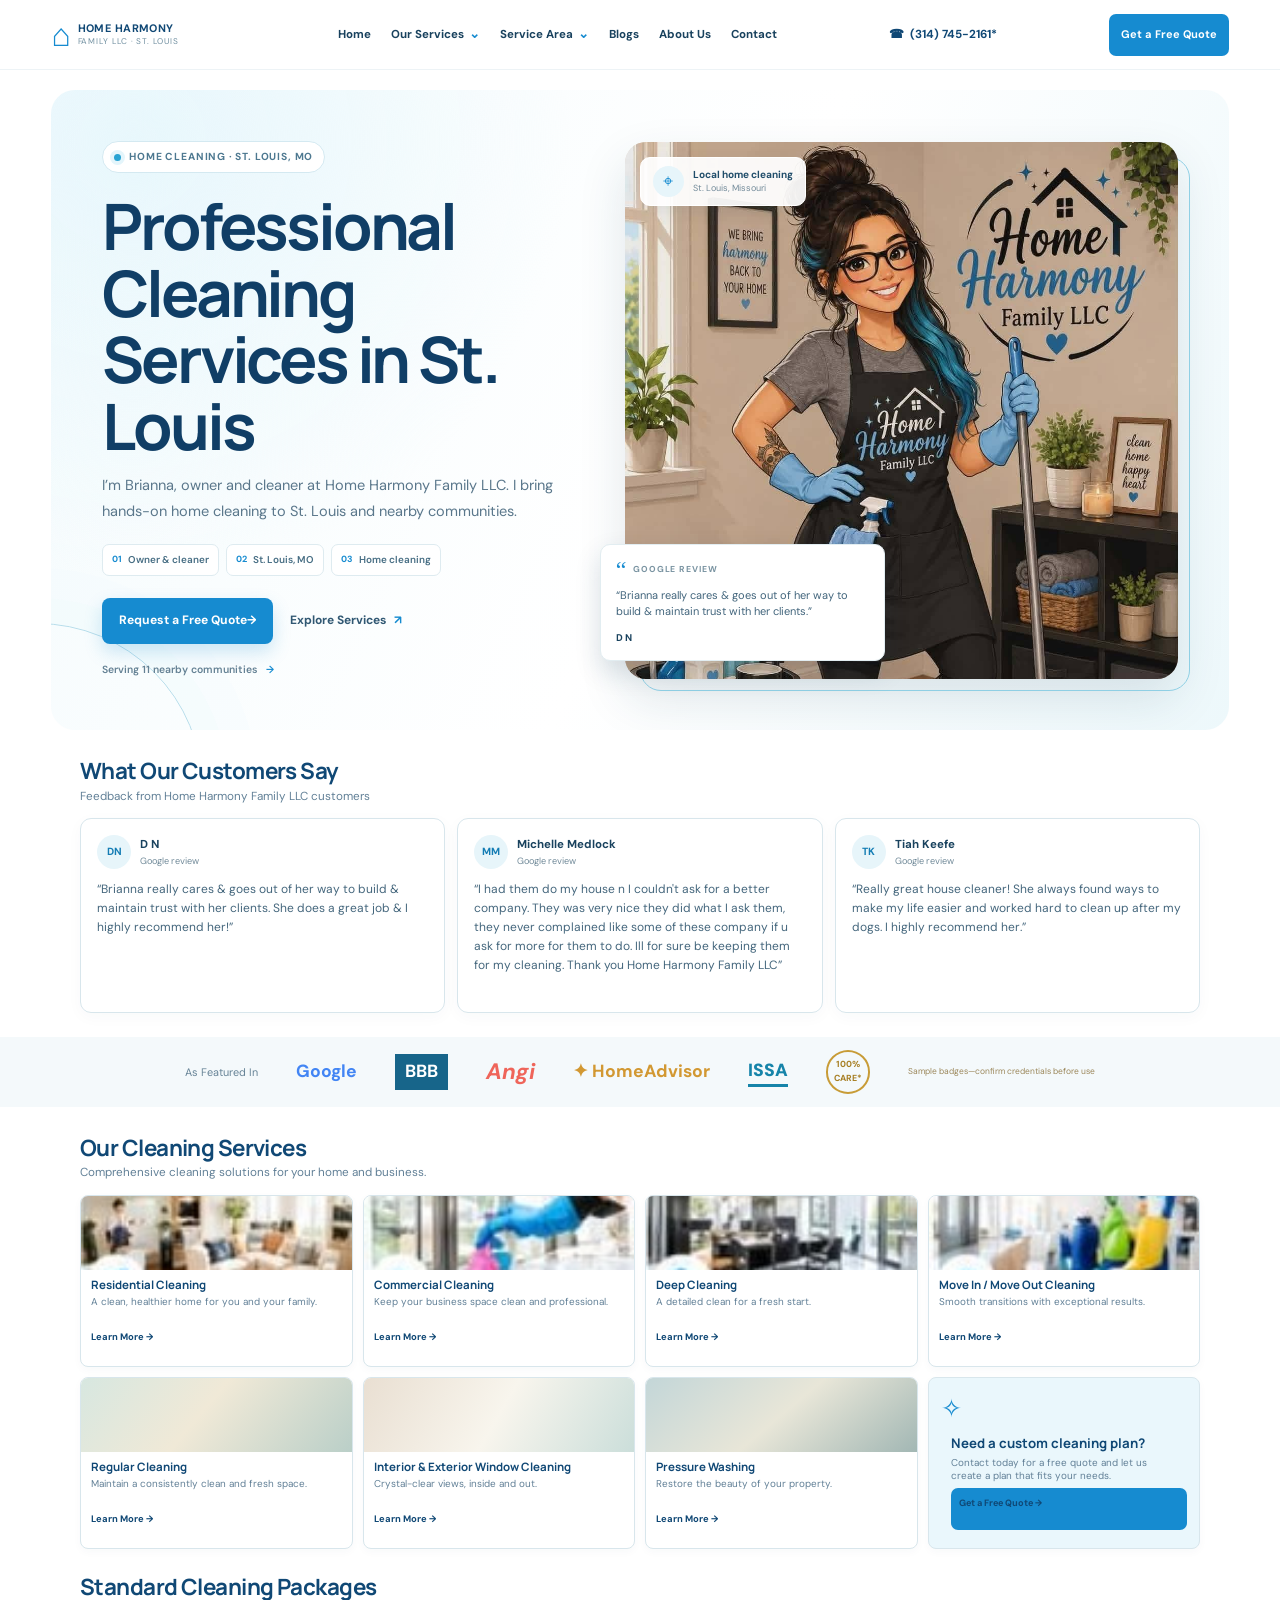
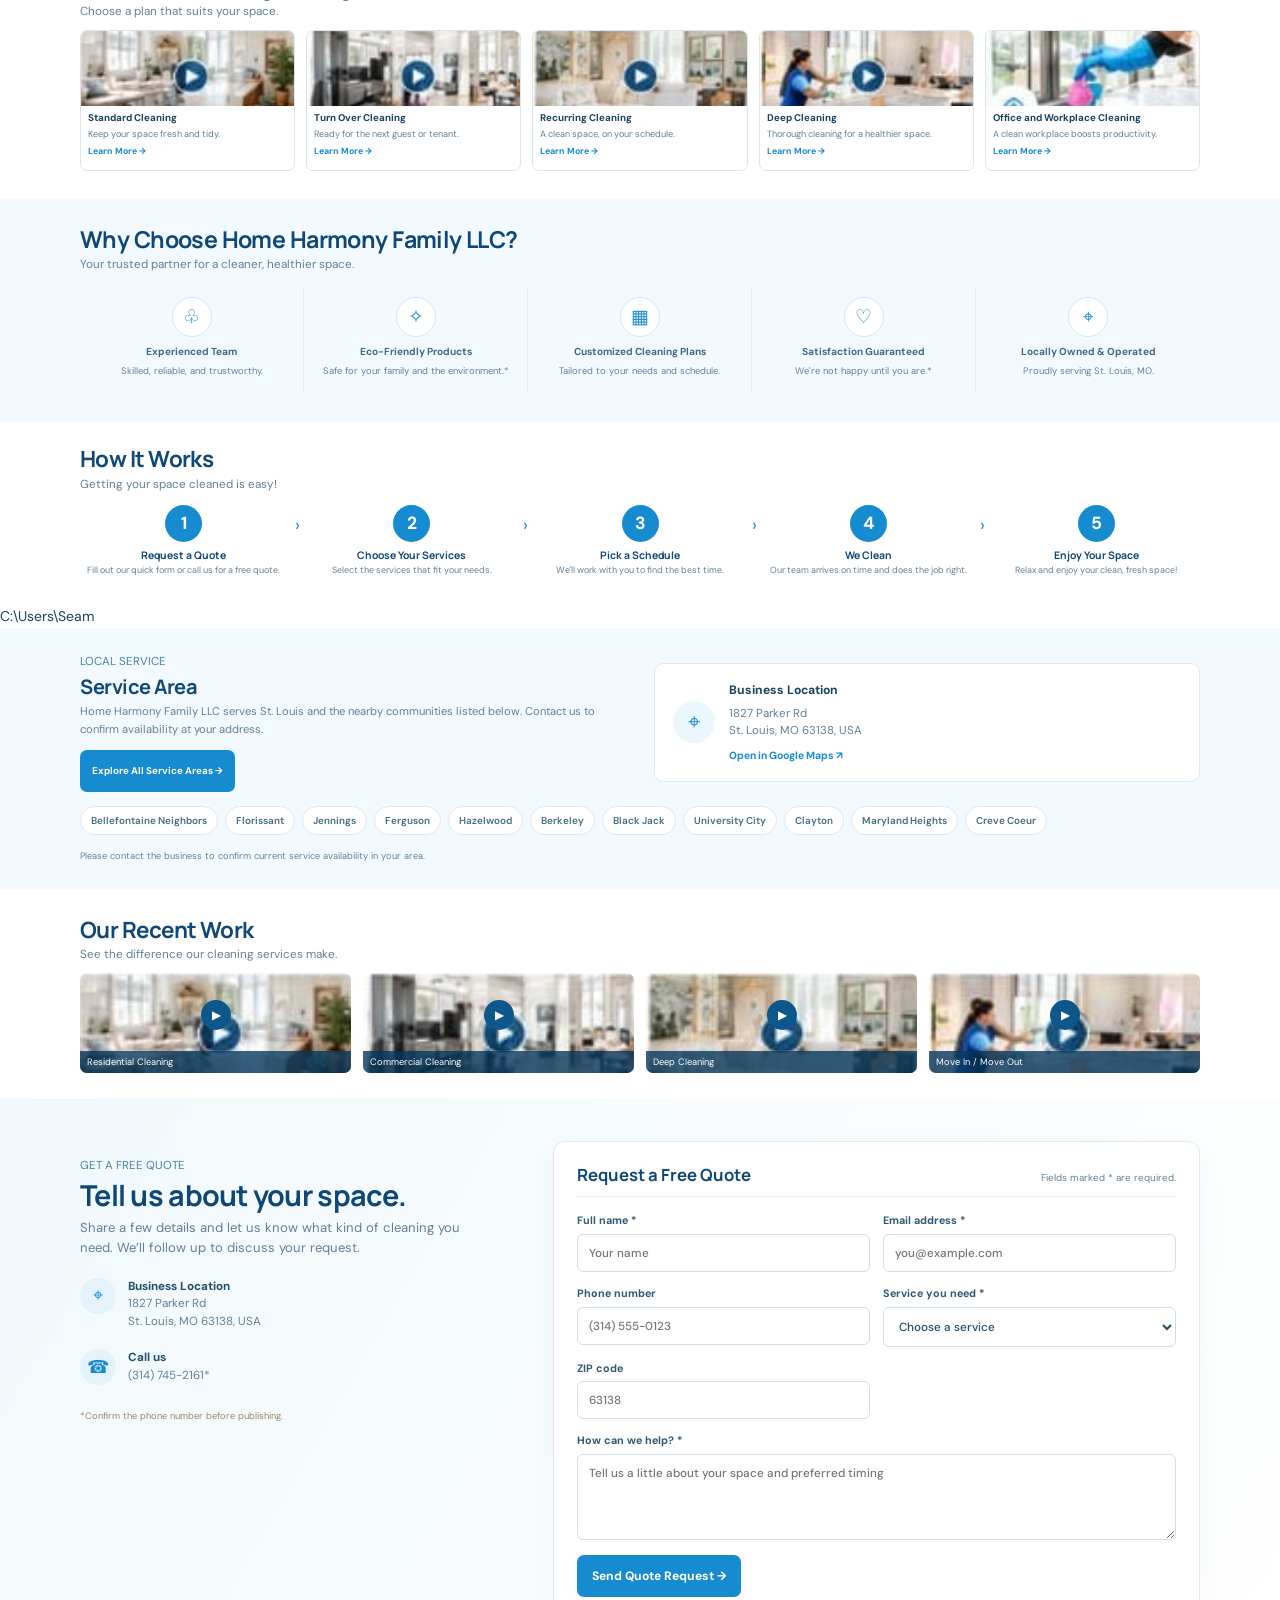
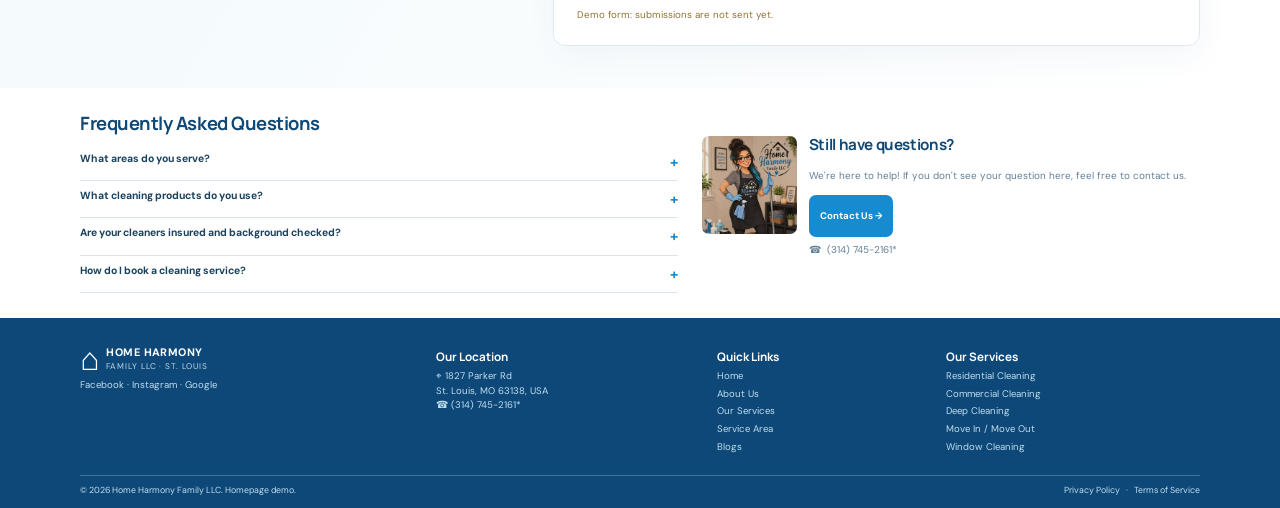
<file: index.html>
<!doctype html>
<html lang="en"><head><meta charset="utf-8"><meta name="viewport" content="width=device-width, initial-scale=1"><meta name="theme-color" content="#0b4776"><meta name="description" content="Homepage concept for Home Harmony Family LLC, a St. Louis cleaning service."><title>Home Harmony Family LLC | St. Louis Cleaning</title><link rel="stylesheet" href="styles.css"><link rel="stylesheet" href="service-area.css"><link rel="stylesheet" href="contact-form.css"><link rel="stylesheet" href="reviews.css"><link rel="stylesheet" href="dropdown.css"><link rel="stylesheet" href="mobile.css"><link rel="stylesheet" href="hero.css"></head>
<body><header class="header"><a class="brand" href="#home"><span class="logo">⌂</span><span><b>HOME HARMONY</b><small>FAMILY LLC · ST. LOUIS</small></span></a><button class="menu" aria-label="Open menu" aria-expanded="false">☰</button><nav><a href="#home">Home</a><div class="nav-dropdown"><a class="nav-trigger" href="services.html">Our Services <span>⌄</span></a><div class="service-dropdown"><a href="services.html#residential">Residential Cleaning</a><a href="services.html#commercial">Commercial Cleaning</a><a href="services.html#deep-cleaning">Deep Cleaning</a><a href="services.html#move-cleaning">Move In / Move Out</a><a href="services.html#recurring">Recurring Cleaning</a><a href="services.html#window-cleaning">Window Cleaning</a><a href="services.html#pressure-washing">Pressure Washing</a><a href="services.html#custom-plan">Custom Cleaning Plan</a></div></div><div class="nav-dropdown"><a class="nav-trigger" href="service-area.html">Service Area <span>⌄</span></a><div class="service-dropdown location-dropdown"><a href="service-area.html#bellefontaine-neighbors">Bellefontaine Neighbors</a><a href="service-area.html#florissant">Florissant</a><a href="service-area.html#jennings">Jennings</a><a href="service-area.html#ferguson">Ferguson</a><a href="service-area.html#hazelwood">Hazelwood</a><a href="service-area.html#berkeley">Berkeley</a><a href="service-area.html#black-jack">Black Jack</a><a href="service-area.html#university-city">University City</a><a href="service-area.html#clayton">Clayton</a><a href="service-area.html#maryland-heights">Maryland Heights</a><a href="service-area.html#creve-coeur">Creve Coeur</a><a class="all-areas" href="service-area.html">All Service Areas →</a></div></div><a href="blogs.html">Blogs</a><a href="about.html">About Us</a><a href="contact.html">Contact</a></nav><a class="phone" href="#contact">☎ &nbsp;(314) 745-2161*</a><a class="btn topbtn" href="#contact">Get a Free Quote</a></header>
<main id="home"><section class="hero"><div class="hero-copy"><div class="hero-kicker"><span></span>HOME CLEANING · ST. LOUIS, MO</div><h1>Professional Cleaning<br>Services in St. Louis</h1><p>I’m Brianna, owner and cleaner at Home Harmony Family LLC. I bring hands-on home cleaning to St. Louis and nearby communities.</p><div class="hero-facts"><span><b>01</b> Owner &amp; cleaner</span><span><b>02</b> St. Louis, MO</span><span><b>03</b> Home cleaning</span></div><div class="actions"><a class="btn hero-primary" href="#contact">Request a Free Quote <span>→</span></a><a class="hero-secondary" href="services.html">Explore Services <span>↗</span></a></div><a class="hero-area-link" href="service-area.html">Serving 11 nearby communities <span>→</span></a></div><figure class="hero-visual"><img src="assets/home-harmony-cleaner.png" alt="Home Harmony Family LLC branded cleaner illustration"><div class="hero-location-pill"><span>⌖</span><div><b>Local home cleaning</b><small>St. Louis, Missouri</small></div></div><figcaption class="hero-review"><div class="review-top"><span class="review-quote-mark">“</span><span>GOOGLE REVIEW</span></div><p>“Brianna really cares &amp; goes out of her way to build &amp; maintain trust with her clients.”</p><strong>D N</strong></figcaption></figure></section>
<section class="section reviews" id="reviews"><div class="section-title"><h2>What Our Customers Say</h2><p>Feedback from Home Harmony Family LLC customers</p></div><div class="review-list"><article><div class="reviewer"><span>DN</span><div><b>D N</b><small>Google review</small></div></div><p>“Brianna really cares &amp; goes out of her way to build &amp; maintain trust with her clients. She does a great job &amp; I highly recommend her!”</p></article><article><div class="reviewer"><span>MM</span><div><b>Michelle Medlock</b><small>Google review</small></div></div><p>“I had them do my house n I couldn't ask for a better company. They was very nice they did what I ask them, they never complained like some of these company if u ask for more for them to do. Ill for sure be keeping them for my cleaning. Thank you Home Harmony Family LLC”</p></article><article><div class="reviewer"><span>TK</span><div><b>Tiah Keefe</b><small>Google review</small></div></div><p>“Really great house cleaner! She always found ways to make my life easier and worked hard to clean up after my dogs. I highly recommend her.”</p></article></div></section>
<section class="badges"><span>As Featured In</span><b class="google">Google</b><b class="bbb">BBB</b><b class="angi">Angi</b><b class="advisor">✦ HomeAdvisor</b><b class="issa">ISSA</b><b class="seal">100%<br>CARE*</b><small>Sample badges—confirm credentials before use</small></section>
<section class="section services" id="services"><div class="section-title"><h2>Our Cleaning Services</h2><p>Comprehensive cleaning solutions for your home and business.</p></div><div class="services-grid"><article><img src="assets/residential.jpg" alt="Clean living room"><h3>Residential Cleaning</h3><p>A clean, healthier home for you and your family.</p><a href="#contact">Learn More →</a></article><article><img src="assets/commercial.jpg" alt="Commercial space cleaning"><h3>Commercial Cleaning</h3><p>Keep your business space clean and professional.</p><a href="#contact">Learn More →</a></article><article><img src="assets/deep.jpg" alt="Detailed home cleaning"><h3>Deep Cleaning</h3><p>A detailed clean for a fresh start.</p><a href="#contact">Learn More →</a></article><article><img src="assets/move.jpg" alt="Move in and move out cleaning"><h3>Move In / Move Out Cleaning</h3><p>Smooth transitions with exceptional results.</p><a href="#contact">Learn More →</a></article><article><div class="placeholder-photo p1"></div><h3>Regular Cleaning</h3><p>Maintain a consistently clean and fresh space.</p><a href="#contact">Learn More →</a></article><article><div class="placeholder-photo p2"></div><h3>Interior & Exterior Window Cleaning</h3><p>Crystal-clear views, inside and out.</p><a href="#contact">Learn More →</a></article><article><div class="placeholder-photo p3"></div><h3>Pressure Washing</h3><p>Restore the beauty of your property.</p><a href="#contact">Learn More →</a></article><article class="custom"><div class="spark">✧</div><h3>Need a custom cleaning plan?</h3><p>Contact today for a free quote and let us create a plan that fits your needs.</p><a class="btn" href="#contact">Get a Free Quote →</a></article></div></section>
<section class="section standard"><div class="section-title"><h2>Standard Cleaning Packages</h2><p>Choose a plan that suits your space.</p></div><div class="package-row"><article><img src="assets/work-a.jpg" alt="Fresh living space"><b>Standard Cleaning</b><p>Keep your space fresh and tidy.</p><a href="#contact">Learn More →</a></article><article><img src="assets/work-b.jpg" alt="Clean kitchen"><b>Turn Over Cleaning</b><p>Ready for the next guest or tenant.</p><a href="#contact">Learn More →</a></article><article><img src="assets/work-c.jpg" alt="Home cleaning"><b>Recurring Cleaning</b><p>A clean space, on your schedule.</p><a href="#contact">Learn More →</a></article><article><img src="assets/work-d.jpg" alt="Detailed cleaning"><b>Deep Cleaning</b><p>Thorough cleaning for a healthier space.</p><a href="#contact">Learn More →</a></article><article><img src="assets/commercial.jpg" alt="Office cleaning"><b>Office and Workplace Cleaning</b><p>A clean workplace boosts productivity.</p><a href="#contact">Learn More →</a></article></div></section>
<section class="why"><div class="section-title"><h2>Why Choose Home Harmony Family LLC?</h2><p>Your trusted partner for a cleaner, healthier space.</p></div><div class="why-grid"><article><i>♧</i><b>Experienced Team</b><p>Skilled, reliable, and trustworthy.</p></article><article><i>✧</i><b>Eco-Friendly Products</b><p>Safe for your family and the environment.*</p></article><article><i>▦</i><b>Customized Cleaning Plans</b><p>Tailored to your needs and schedule.</p></article><article><i>♡</i><b>Satisfaction Guaranteed</b><p>We're not happy until you are.*</p></article><article><i>⌖</i><b>Locally Owned & Operated</b><p>Proudly serving St. Louis, MO.</p></article></div></section>
<section class="section how"><div class="section-title"><h2>How It Works</h2><p>Getting your space cleaned is easy!</p></div><div class="steps"><article><b>1</b><h3>Request a Quote</h3><p>Fill out our quick form or call us for a free quote.</p></article><span>›</span><article><b>2</b><h3>Choose Your Services</h3><p>Select the services that fit your needs.</p></article><span>›</span><article><b>3</b><h3>Pick a Schedule</h3><p>We'll work with you to find the best time.</p></article><span>›</span><article><b>4</b><h3>We Clean</h3><p>Our team arrives on time and does the job right.</p></article><span>›</span><article><b>5</b><h3>Enjoy Your Space</h3><p>Relax and enjoy your clean, fresh space!</p></article></div></section>
C:\Users\Seam<section class="home-service-area" id="service-area"><div class="area-summary"><p class="eyebrow">LOCAL SERVICE</p><h2>Service Area</h2><p>Home Harmony Family LLC serves St. Louis and the nearby communities listed below. Contact us to confirm availability at your address.</p><a class="btn" href="service-area.html">Explore All Service Areas →</a></div><div class="business-address"><span>⌖</span><div><b>Business Location</b><p>1827 Parker Rd<br>St. Louis, MO 63138, USA</p><a target="_blank" rel="noreferrer" href="https://www.google.com/maps/search/?api=1&query=1827+Parker+Rd%2C+St.+Louis%2C+MO+63138">Open in Google Maps ↗</a></div></div><div class="town-chips"><a href="service-area.html#bellefontaine-neighbors">Bellefontaine Neighbors</a><a href="service-area.html#florissant">Florissant</a><a href="service-area.html#jennings">Jennings</a><a href="service-area.html#ferguson">Ferguson</a><a href="service-area.html#hazelwood">Hazelwood</a><a href="service-area.html#berkeley">Berkeley</a><a href="service-area.html#black-jack">Black Jack</a><a href="service-area.html#university-city">University City</a><a href="service-area.html#clayton">Clayton</a><a href="service-area.html#maryland-heights">Maryland Heights</a><a href="service-area.html#creve-coeur">Creve Coeur</a></div><p class="verify-area">Please contact the business to confirm current service availability in your area.</p></section>
<section class="section recent"><div class="section-title"><h2>Our Recent Work</h2><p>See the difference our cleaning services make.</p></div><div class="work-grid"><article><img src="assets/work-a.jpg" alt="Residential cleaning result"><b>▶</b><small>Residential Cleaning</small></article><article><img src="assets/work-b.jpg" alt="Commercial cleaning result"><b>▶</b><small>Commercial Cleaning</small></article><article><img src="assets/work-c.jpg" alt="Deep cleaning result"><b>▶</b><small>Deep Cleaning</small></article><article><img src="assets/work-d.jpg" alt="Move out cleaning result"><b>▶</b><small>Move In / Move Out</small></article></div></section>
<section class="contact-form-section" id="contact"><div class="contact-copy"><p class="eyebrow">GET A FREE QUOTE</p><h2>Tell us about your space.</h2><p>Share a few details and let us know what kind of cleaning you need. We’ll follow up to discuss your request.</p><div class="contact-detail"><span>⌖</span><p><b>Business Location</b><br>1827 Parker Rd<br>St. Louis, MO 63138, USA</p></div><div class="contact-detail"><span>☎</span><p><b>Call us</b><br>(314) 745-2161*</p></div><small>*Confirm the phone number before publishing.</small></div><form class="quote-form" id="quote-form"><div class="form-heading"><h3>Request a Free Quote</h3><p>Fields marked * are required.</p></div><div class="form-grid"><label>Full name *<input name="name" autocomplete="name" required placeholder="Your name"></label><label>Email address *<input type="email" name="email" autocomplete="email" required placeholder="you@example.com"></label><label>Phone number<input type="tel" name="phone" autocomplete="tel" placeholder="(314) 555-0123"></label><label>Service you need *<select name="service" required><option value="">Choose a service</option><option>Residential Cleaning</option><option>Commercial Cleaning</option><option>Deep Cleaning</option><option>Move In / Move Out</option><option>Recurring Cleaning</option><option>Window Cleaning</option><option>Pressure Washing</option><option>Custom Cleaning Plan</option></select></label><label>ZIP code<input name="zip" inputmode="numeric" autocomplete="postal-code" placeholder="63138"></label><label class="wide">How can we help? *<textarea name="message" required rows="4" placeholder="Tell us a little about your space and preferred timing"></textarea></label></div><button class="btn" type="submit">Send Quote Request →</button><p class="form-note" id="form-status" aria-live="polite">Demo form: submissions are not sent yet.</p></form></section>
<section class="section faq"><div><h2>Frequently Asked Questions</h2><details><summary>What areas do you serve?<b>+</b></summary><p>St. Louis and nearby communities. Please confirm the current service area.</p></details><details><summary>What cleaning products do you use?<b>+</b></summary><p>Ask us about products and any household preferences.</p></details><details><summary>Are your cleaners insured and background checked?<b>+</b></summary><p>Confirm current insurance and screening details with the business before publishing.</p></details><details><summary>How do I book a cleaning service?<b>+</b></summary><p>Use the quote button to get in touch. Replace the demo email first.</p></details></div><div class="question"><img src="assets/home-harmony-cleaner.png" alt="Cleaning professional"><h2>Still have questions?</h2><p>We're here to help! If you don't see your question here, feel free to contact us.</p><a class="btn" href="#contact">Contact Us →</a><p>☎ &nbsp;(314) 745-2161*</p></div></section></main>
<footer><div class="foot-grid"><div><a class="brand light" href="#home"><span class="logo">⌂</span><span><b>HOME HARMONY</b><small>FAMILY LLC · ST. LOUIS</small></span></a><p>Facebook · Instagram · Google</p></div><div><h3>Our Location</h3><p>⌖ 1827 Parker Rd<br>St. Louis, MO 63138, USA<br>☎ (314) 745-2161*</p></div><div><h3>Quick Links</h3><a href="#home">Home</a><a href="about.html">About Us</a><a href="services.html">Our Services</a><a href="service-area.html">Service Area</a><a href="blogs.html">Blogs</a></div><div><h3>Our Services</h3><a href="#services">Residential Cleaning</a><a href="#services">Commercial Cleaning</a><a href="#services">Deep Cleaning</a><a href="#services">Move In / Move Out</a><a href="#services">Window Cleaning</a></div></div><div class="copyright">© 2026 Home Harmony Family LLC. Homepage demo. <span>Privacy Policy &nbsp; · &nbsp; Terms of Service</span></div></footer><script src="script.js"></script></body></html>
</file>
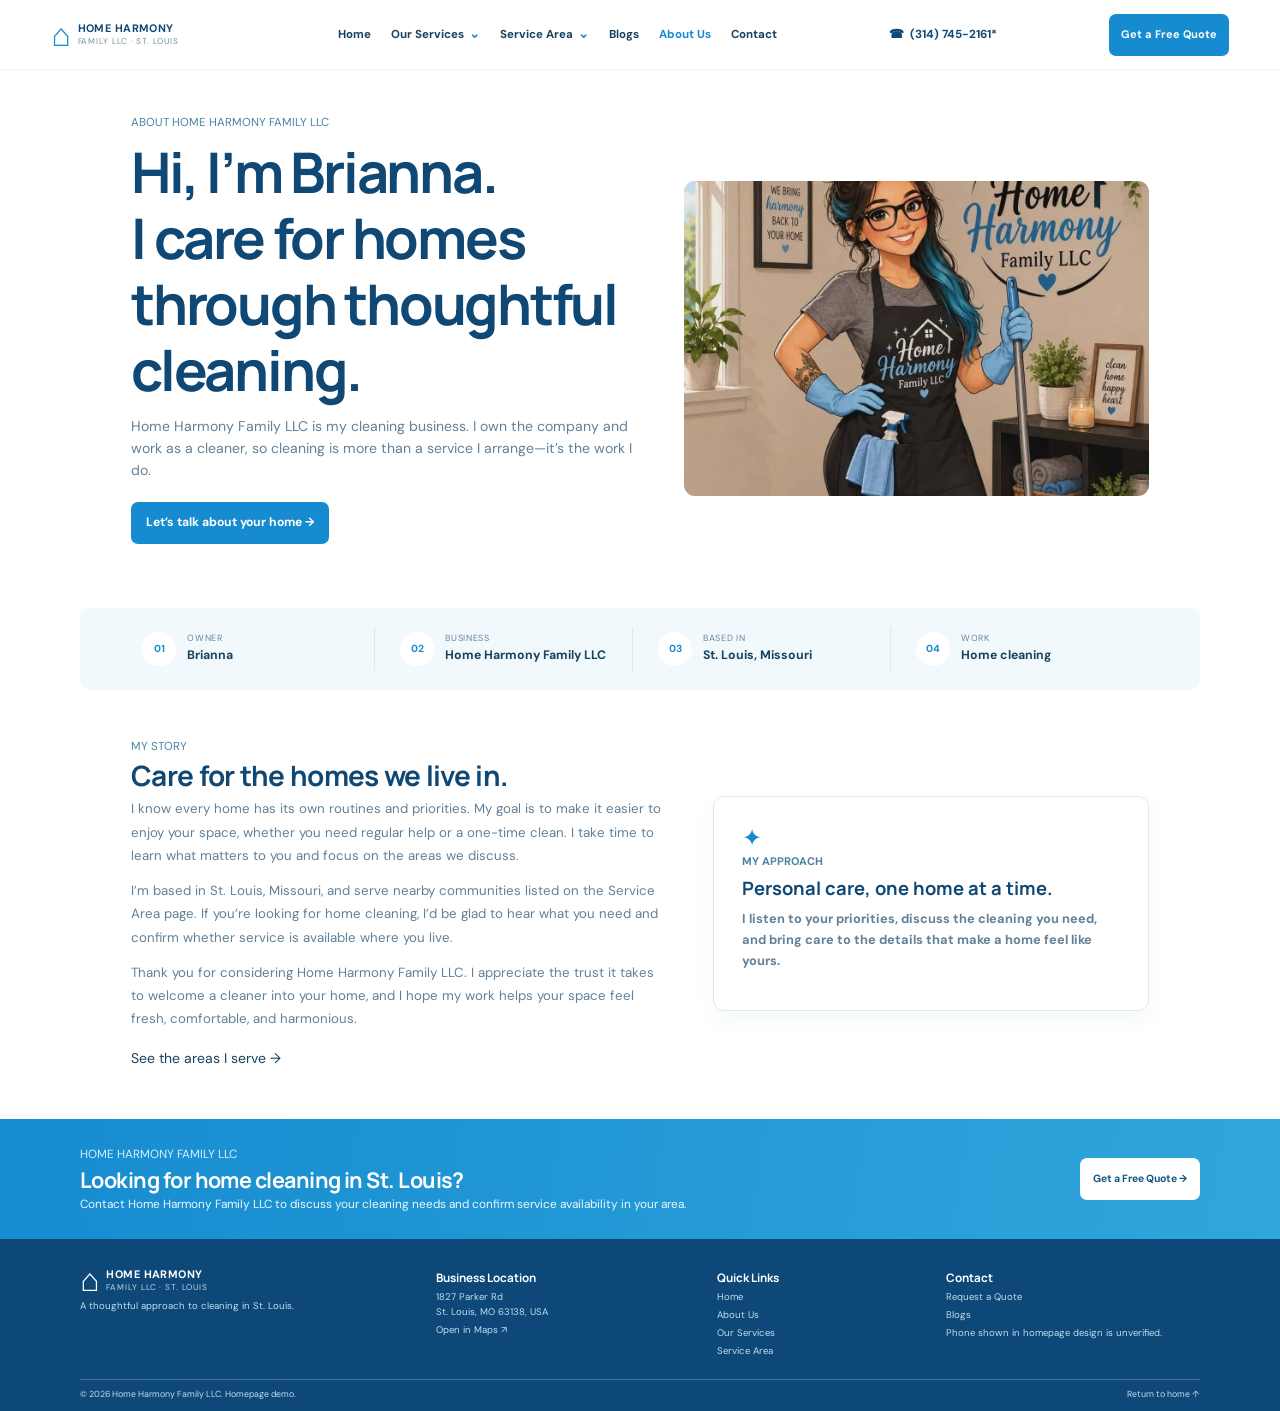
<file: about.html>
<!doctype html><html lang="en"><head><meta charset="utf-8"><meta name="viewport" content="width=device-width, initial-scale=1"><meta name="theme-color" content="#0b4776"><meta name="description" content="Meet Brianna, owner and cleaner at Home Harmony Family LLC in St. Louis, Missouri."><title>About Brianna | Home Harmony Family LLC</title><link rel="stylesheet" href="styles.css"><link rel="stylesheet" href="about.css"><link rel="stylesheet" href="reviews.css"><link rel="stylesheet" href="dropdown.css"><link rel="stylesheet" href="mobile.css"></head><body><header class="header"><a class="brand" href="index.html"><span class="logo">⌂</span><span><b>HOME HARMONY</b><small>FAMILY LLC · ST. LOUIS</small></span></a><button class="menu" aria-label="Open menu" aria-expanded="false">☰</button><nav><a href="index.html">Home</a><div class="nav-dropdown"><a class="nav-trigger" href="services.html">Our Services <span>⌄</span></a><div class="service-dropdown"><a href="services.html#residential">Residential Cleaning</a><a href="services.html#commercial">Commercial Cleaning</a><a href="services.html#deep-cleaning">Deep Cleaning</a><a href="services.html#move-cleaning">Move In / Move Out</a><a href="services.html#recurring">Recurring Cleaning</a><a href="services.html#window-cleaning">Window Cleaning</a><a href="services.html#pressure-washing">Pressure Washing</a><a href="services.html#custom-plan">Custom Cleaning Plan</a></div></div><div class="nav-dropdown"><a class="nav-trigger" href="service-area.html">Service Area <span>⌄</span></a><div class="service-dropdown location-dropdown"><a href="service-area.html#bellefontaine-neighbors">Bellefontaine Neighbors, MO</a><a href="service-area.html#florissant">Florissant, MO</a><a href="service-area.html#jennings">Jennings, MO</a><a href="service-area.html#ferguson">Ferguson, MO</a><a href="service-area.html#hazelwood">Hazelwood, MO</a><a href="service-area.html#berkeley">Berkeley, MO</a><a href="service-area.html#black-jack">Black Jack, MO</a><a href="service-area.html#university-city">University City, MO</a><a href="service-area.html#clayton">Clayton, MO</a><a href="service-area.html#maryland-heights">Maryland Heights, MO</a><a href="service-area.html#creve-coeur">Creve Coeur, MO</a><a class="all-areas" href="service-area.html">All Service Areas →</a></div></div><a href="blogs.html">Blogs</a><a class="active" href="about.html">About Us</a><a href="contact.html">Contact</a></nav><a class="phone" href="index.html#contact">☎ &nbsp;(314) 745-2161*</a><a class="btn topbtn" href="index.html#contact">Get a Free Quote</a></header><main>
<section class="about-hero"><div class="about-hero-copy"><p class="eyebrow">ABOUT HOME HARMONY FAMILY LLC</p><h1>Hi, I’m Brianna.<br>I care for homes through thoughtful cleaning.</h1><p>Home Harmony Family LLC is my cleaning business. I own the company and work as a cleaner, so cleaning is more than a service I arrange—it’s the work I do.</p><p class="about-action"><a class="btn" href="index.html#contact">Let’s talk about your home →</a></p></div><div class="about-hero-image"><img src="assets/home-harmony-cleaner.png" alt="Home Harmony Family LLC branded cleaner illustration"></div></section>
<section class="about-facts"><article><span>01</span><div><small>OWNER</small><b>Brianna</b></div></article><article><span>02</span><div><small>BUSINESS</small><b>Home Harmony Family LLC</b></div></article><article><span>03</span><div><small>BASED IN</small><b>St. Louis, Missouri</b></div></article><article><span>04</span><div><small>WORK</small><b>Home cleaning</b></div></article></section>
<section class="about-story"><div><p class="eyebrow">MY STORY</p><h2>Care for the homes we live in.</h2><p>I know every home has its own routines and priorities. My goal is to make it easier to enjoy your space, whether you need regular help or a one-time clean. I take time to learn what matters to you and focus on the areas we discuss.</p><p>I’m based in St. Louis, Missouri, and serve nearby communities listed on the Service Area page. If you’re looking for home cleaning, I’d be glad to hear what you need and confirm whether service is available where you live.</p><p>Thank you for considering Home Harmony Family LLC. I appreciate the trust it takes to welcome a cleaner into your home, and I hope my work helps your space feel fresh, comfortable, and harmonious.</p><a class="text-btn" href="service-area.html">See the areas I serve →</a></div><aside class="story-prompt"><span class="quote-mark">✦</span><p class="eyebrow">MY APPROACH</p><h3>Personal care, one home at a time.</h3><p>I listen to your priorities, discuss the cleaning you need, and bring care to the details that make a home feel like yours.</p></aside></section>
<section class="about-bottom"><div><p class="eyebrow">HOME HARMONY FAMILY LLC</p><h2>Looking for home cleaning in St. Louis?</h2><p>Contact Home Harmony Family LLC to discuss your cleaning needs and confirm service availability in your area.</p></div><a class="btn white" href="index.html#contact">Get a Free Quote →</a></section>
</main><footer><div class="foot-grid"><div><a class="brand light" href="index.html"><span class="logo">⌂</span><span><b>HOME HARMONY</b><small>FAMILY LLC · ST. LOUIS</small></span></a><p>A thoughtful approach to cleaning in St. Louis.</p></div><div><h3>Business Location</h3><p>1827 Parker Rd<br>St. Louis, MO 63138, USA</p><a target="_blank" rel="noreferrer" href="https://www.google.com/maps/search/?api=1&query=1827+Parker+Rd%2C+St.+Louis%2C+MO+63138">Open in Maps ↗</a></div><div><h3>Quick Links</h3><a href="index.html">Home</a><a href="about.html">About Us</a><a href="services.html">Our Services</a><a href="service-area.html">Service Area</a></div><div><h3>Contact</h3><a href="index.html#contact">Request a Quote</a><a href="blogs.html">Blogs</a><p>Phone shown in homepage design is unverified.</p></div></div><div class="copyright">© 2026 Home Harmony Family LLC. Homepage demo. <span><a href="index.html">Return to home ↑</a></span></div></footer><script src="script.js"></script></body></html>
</file>
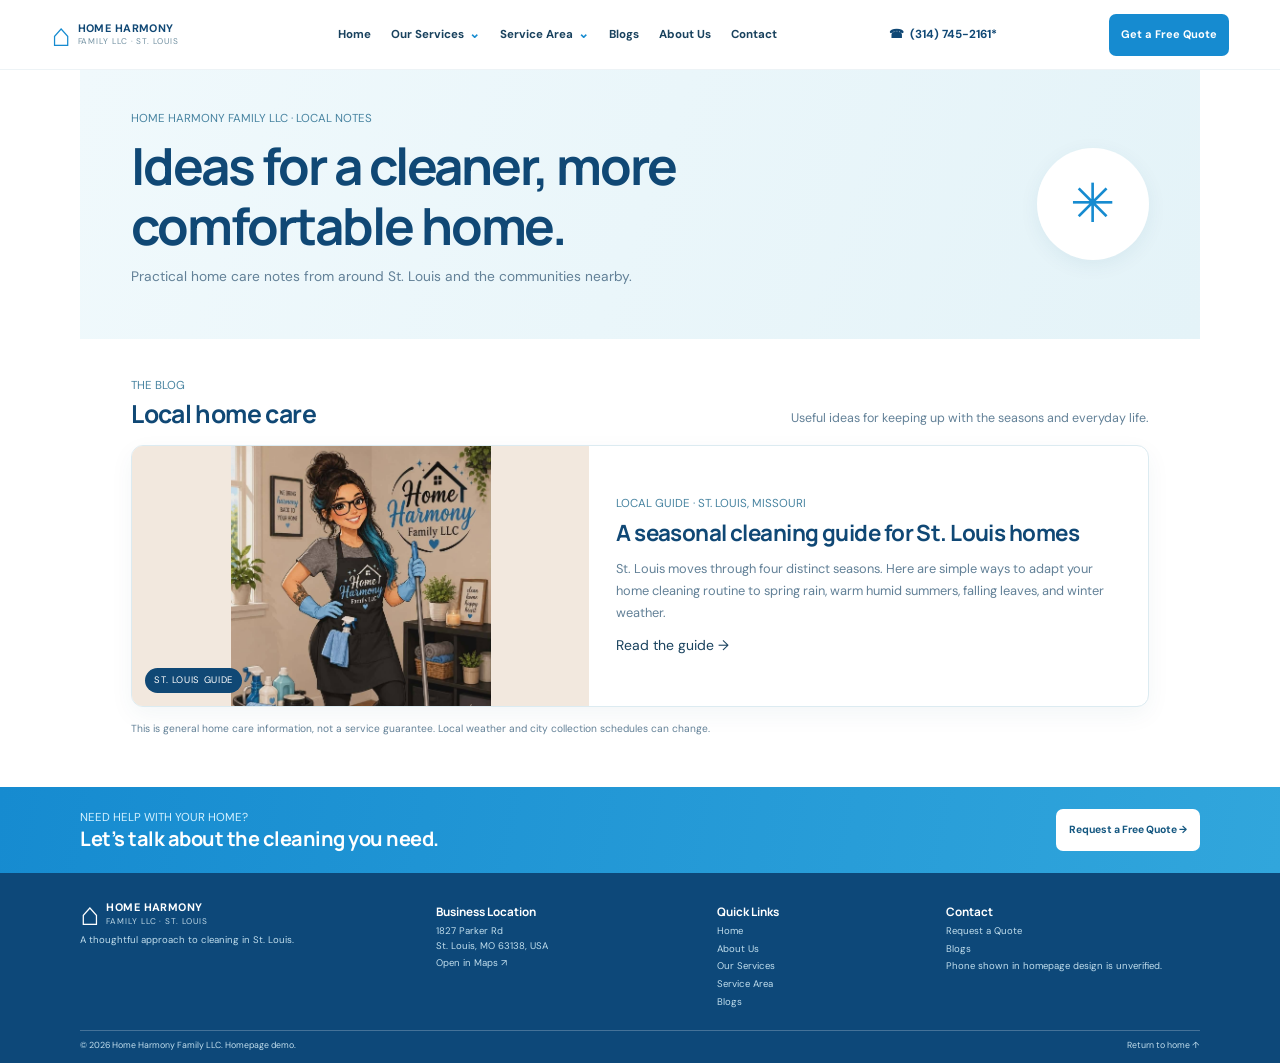
<file: blogs.html>
<!doctype html><html lang="en"><head><meta charset="utf-8"><meta name="viewport" content="width=device-width, initial-scale=1"><meta name="theme-color" content="#0b4776"><meta name="description" content="Local home care ideas from Home Harmony Family LLC in St. Louis."><title>Blogs | Home Harmony Family LLC</title><link rel="stylesheet" href="styles.css"><link rel="stylesheet" href="blog.css"><link rel="stylesheet" href="dropdown.css"><link rel="stylesheet" href="mobile.css"></head><body><header class="header"><a class="brand" href="index.html"><span class="logo">⌂</span><span><b>HOME HARMONY</b><small>FAMILY LLC · ST. LOUIS</small></span></a><button class="menu" aria-label="Open menu" aria-expanded="false">☰</button><nav><a href="index.html">Home</a><div class="nav-dropdown"><a class="nav-trigger" href="services.html">Our Services <span>⌄</span></a><div class="service-dropdown"><a href="services.html#residential">Residential Cleaning</a><a href="services.html#commercial">Commercial Cleaning</a><a href="services.html#deep-cleaning">Deep Cleaning</a><a href="services.html#move-cleaning">Move In / Move Out</a><a href="services.html#recurring">Recurring Cleaning</a><a href="services.html#window-cleaning">Window Cleaning</a><a href="services.html#pressure-washing">Pressure Washing</a><a href="services.html#custom-plan">Custom Cleaning Plan</a></div></div><div class="nav-dropdown"><a class="nav-trigger" href="service-area.html">Service Area <span>⌄</span></a><div class="service-dropdown location-dropdown"><a href="service-area.html#bellefontaine-neighbors">Bellefontaine Neighbors, MO</a><a href="service-area.html#florissant">Florissant, MO</a><a href="service-area.html#jennings">Jennings, MO</a><a href="service-area.html#ferguson">Ferguson, MO</a><a href="service-area.html#hazelwood">Hazelwood, MO</a><a href="service-area.html#berkeley">Berkeley, MO</a><a href="service-area.html#black-jack">Black Jack, MO</a><a href="service-area.html#university-city">University City, MO</a><a href="service-area.html#clayton">Clayton, MO</a><a href="service-area.html#maryland-heights">Maryland Heights, MO</a><a href="service-area.html#creve-coeur">Creve Coeur, MO</a><a class="all-areas" href="service-area.html">All Service Areas →</a></div></div><a class="active" href="blogs.html">Blogs</a><a href="about.html">About Us</a><a href="contact.html">Contact</a></nav><a class="phone" href="index.html#contact">☎ &nbsp;(314) 745-2161*</a><a class="btn topbtn" href="index.html#contact">Get a Free Quote</a></header><main><section class="blog-hero"><div><p class="eyebrow">HOME HARMONY FAMILY LLC · LOCAL NOTES</p><h1>Ideas for a cleaner, more comfortable home.</h1><p>Practical home care notes from around St. Louis and the communities nearby.</p></div><div class="blog-mark">✳</div></section><section class="blog-index"><div class="blog-index-heading"><div><p class="eyebrow">THE BLOG</p><h2>Local home care</h2></div><p>Useful ideas for keeping up with the seasons and everyday life.</p></div><article class="blog-preview"><a class="preview-image" href="st-louis-seasonal-cleaning.html"><img src="assets/home-harmony-cleaner.png" alt="Home Harmony Family LLC cleaner illustration"><span>ST. LOUIS GUIDE</span></a><div class="preview-copy"><p class="eyebrow">LOCAL GUIDE · ST. LOUIS, MISSOURI</p><h2><a href="st-louis-seasonal-cleaning.html">A seasonal cleaning guide for St. Louis homes</a></h2><p>St. Louis moves through four distinct seasons. Here are simple ways to adapt your home cleaning routine to spring rain, warm humid summers, falling leaves, and winter weather.</p><a class="text-btn" href="st-louis-seasonal-cleaning.html">Read the guide →</a></div></article><p class="blog-note">This is general home care information, not a service guarantee. Local weather and city collection schedules can change.</p></section><section class="blog-cta"><div><p class="eyebrow">NEED HELP WITH YOUR HOME?</p><h2>Let’s talk about the cleaning you need.</h2></div><a class="btn white" href="index.html#contact">Request a Free Quote →</a></section></main><footer><div class="foot-grid"><div><a class="brand light" href="index.html"><span class="logo">⌂</span><span><b>HOME HARMONY</b><small>FAMILY LLC · ST. LOUIS</small></span></a><p>A thoughtful approach to cleaning in St. Louis.</p></div><div><h3>Business Location</h3><p>1827 Parker Rd<br>St. Louis, MO 63138, USA</p><a target="_blank" rel="noreferrer" href="https://www.google.com/maps/search/?api=1&query=1827+Parker+Rd%2C+St.+Louis%2C+MO+63138">Open in Maps ↗</a></div><div><h3>Quick Links</h3><a href="index.html">Home</a><a href="about.html">About Us</a><a href="services.html">Our Services</a><a href="service-area.html">Service Area</a><a href="blogs.html">Blogs</a></div><div><h3>Contact</h3><a href="index.html#contact">Request a Quote</a><a href="blogs.html">Blogs</a><p>Phone shown in homepage design is unverified.</p></div></div><div class="copyright">© 2026 Home Harmony Family LLC. Homepage demo. <span><a href="index.html">Return to home ↑</a></span></div></footer><script src="script.js"></script></body></html>
</file>
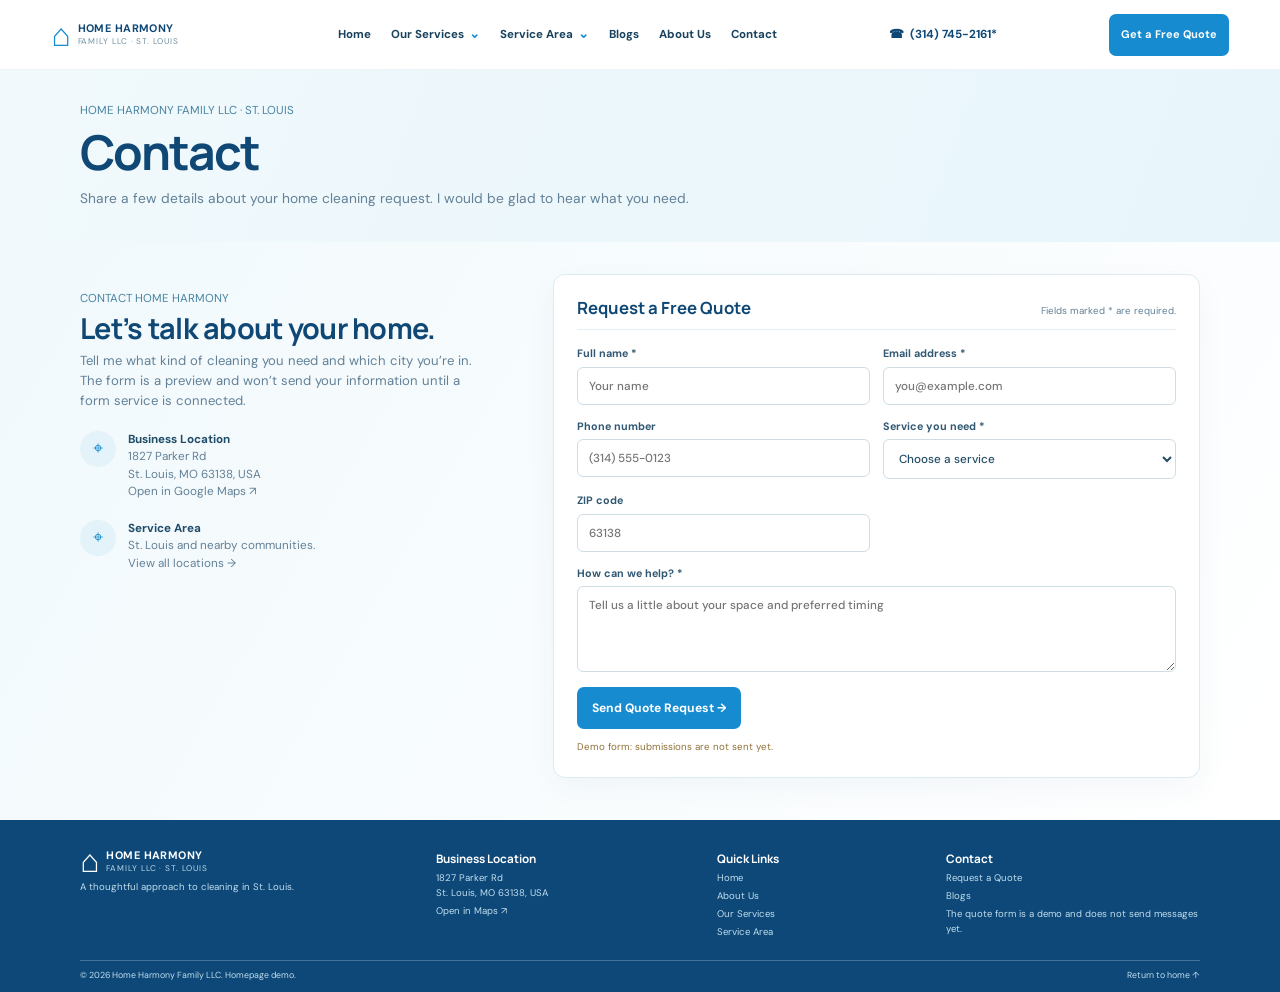
<file: contact.html>
<!doctype html><html lang="en"><head><meta charset="utf-8"><meta name="viewport" content="width=device-width, initial-scale=1"><meta name="theme-color" content="#0b4776"><meta name="description" content="Contact Home Harmony Family LLC to discuss home cleaning in St. Louis, Missouri."><title>Contact | Home Harmony Family LLC</title><link rel="stylesheet" href="styles.css"><link rel="stylesheet" href="contact-form.css"><link rel="stylesheet" href="contact.css"><link rel="stylesheet" href="dropdown.css"><link rel="stylesheet" href="mobile.css"></head><body><header class="header"><a class="brand" href="index.html"><span class="logo">⌂</span><span><b>HOME HARMONY</b><small>FAMILY LLC · ST. LOUIS</small></span></a><button class="menu" aria-label="Open menu" aria-expanded="false">☰</button><nav><a href="index.html">Home</a><div class="nav-dropdown"><a class="nav-trigger" href="services.html">Our Services <span>⌄</span></a><div class="service-dropdown"><a href="services.html#residential">Residential Cleaning</a><a href="services.html#commercial">Commercial Cleaning</a><a href="services.html#deep-cleaning">Deep Cleaning</a><a href="services.html#move-cleaning">Move In / Move Out</a><a href="services.html#recurring">Recurring Cleaning</a><a href="services.html#window-cleaning">Window Cleaning</a><a href="services.html#pressure-washing">Pressure Washing</a><a href="services.html#custom-plan">Custom Cleaning Plan</a></div></div><div class="nav-dropdown"><a class="nav-trigger" href="service-area.html">Service Area <span>⌄</span></a><div class="service-dropdown location-dropdown"><a href="service-area.html#bellefontaine-neighbors">Bellefontaine Neighbors, MO</a><a href="service-area.html#florissant">Florissant, MO</a><a href="service-area.html#jennings">Jennings, MO</a><a href="service-area.html#ferguson">Ferguson, MO</a><a href="service-area.html#hazelwood">Hazelwood, MO</a><a href="service-area.html#berkeley">Berkeley, MO</a><a href="service-area.html#black-jack">Black Jack, MO</a><a href="service-area.html#university-city">University City, MO</a><a href="service-area.html#clayton">Clayton, MO</a><a href="service-area.html#maryland-heights">Maryland Heights, MO</a><a href="service-area.html#creve-coeur">Creve Coeur, MO</a><a class="all-areas" href="service-area.html">All Service Areas →</a></div></div><a href="blogs.html">Blogs</a><a href="about.html">About Us</a><a class="active" href="contact.html">Contact</a></nav><a class="phone" href="index.html#contact">☎ &nbsp;(314) 745-2161*</a><a class="btn topbtn" href="#contact">Get a Free Quote</a></header><main><section class="contact-page-hero"><p class="eyebrow">HOME HARMONY FAMILY LLC · ST. LOUIS</p><h1>Contact</h1><p>Share a few details about your home cleaning request. I would be glad to hear what you need.</p></section><section class="contact-form-section" id="contact"><div class="contact-copy"><p class="eyebrow">CONTACT HOME HARMONY</p><h2>Let’s talk about your home.</h2><p>Tell me what kind of cleaning you need and which city you’re in. The form is a preview and won’t send your information until a form service is connected.</p><div class="contact-detail"><span>⌖</span><p><b>Business Location</b><br>1827 Parker Rd<br>St. Louis, MO 63138, USA<br><a href="https://www.google.com/maps/search/?api=1&amp;query=1827+Parker+Rd%2C+St.+Louis%2C+MO+63138" target="_blank" rel="noreferrer">Open in Google Maps ↗</a></p></div><div class="contact-detail"><span>⌖</span><p><b>Service Area</b><br>St. Louis and nearby communities.<br><a href="service-area.html">View all locations →</a></p></div></div><form class="quote-form" id="quote-form"><div class="form-heading"><h3>Request a Free Quote</h3><p>Fields marked * are required.</p></div><div class="form-grid"><label>Full name *<input name="name" autocomplete="name" required placeholder="Your name"></label><label>Email address *<input type="email" name="email" autocomplete="email" required placeholder="you@example.com"></label><label>Phone number<input type="tel" name="phone" autocomplete="tel" placeholder="(314) 555-0123"></label><label>Service you need *<select name="service" required><option value="">Choose a service</option><option>Residential Cleaning</option><option>Commercial Cleaning</option><option>Deep Cleaning</option><option>Move In / Move Out</option><option>Recurring Cleaning</option><option>Window Cleaning</option><option>Pressure Washing</option><option>Custom Cleaning Plan</option></select></label><label>ZIP code<input name="zip" inputmode="numeric" autocomplete="postal-code" placeholder="63138"></label><label class="wide">How can we help? *<textarea name="message" required rows="4" placeholder="Tell us a little about your space and preferred timing"></textarea></label></div><button class="btn" type="submit">Send Quote Request →</button><p class="form-note" id="form-status" aria-live="polite">Demo form: submissions are not sent yet.</p></form></section></main><footer><div class="foot-grid"><div><a class="brand light" href="index.html"><span class="logo">⌂</span><span><b>HOME HARMONY</b><small>FAMILY LLC · ST. LOUIS</small></span></a><p>A thoughtful approach to cleaning in St. Louis.</p></div><div><h3>Business Location</h3><p>1827 Parker Rd<br>St. Louis, MO 63138, USA</p><a target="_blank" rel="noreferrer" href="https://www.google.com/maps/search/?api=1&query=1827+Parker+Rd%2C+St.+Louis%2C+MO+63138">Open in Maps ↗</a></div><div><h3>Quick Links</h3><a href="index.html">Home</a><a href="about.html">About Us</a><a href="services.html">Our Services</a><a href="service-area.html">Service Area</a></div><div><h3>Contact</h3><a href="#contact">Request a Quote</a><a href="blogs.html">Blogs</a><p>The quote form is a demo and does not send messages yet.</p></div></div><div class="copyright">© 2026 Home Harmony Family LLC. Homepage demo. <span><a href="index.html">Return to home ↑</a></span></div></footer><script src="script.js"></script></body></html>
</file>
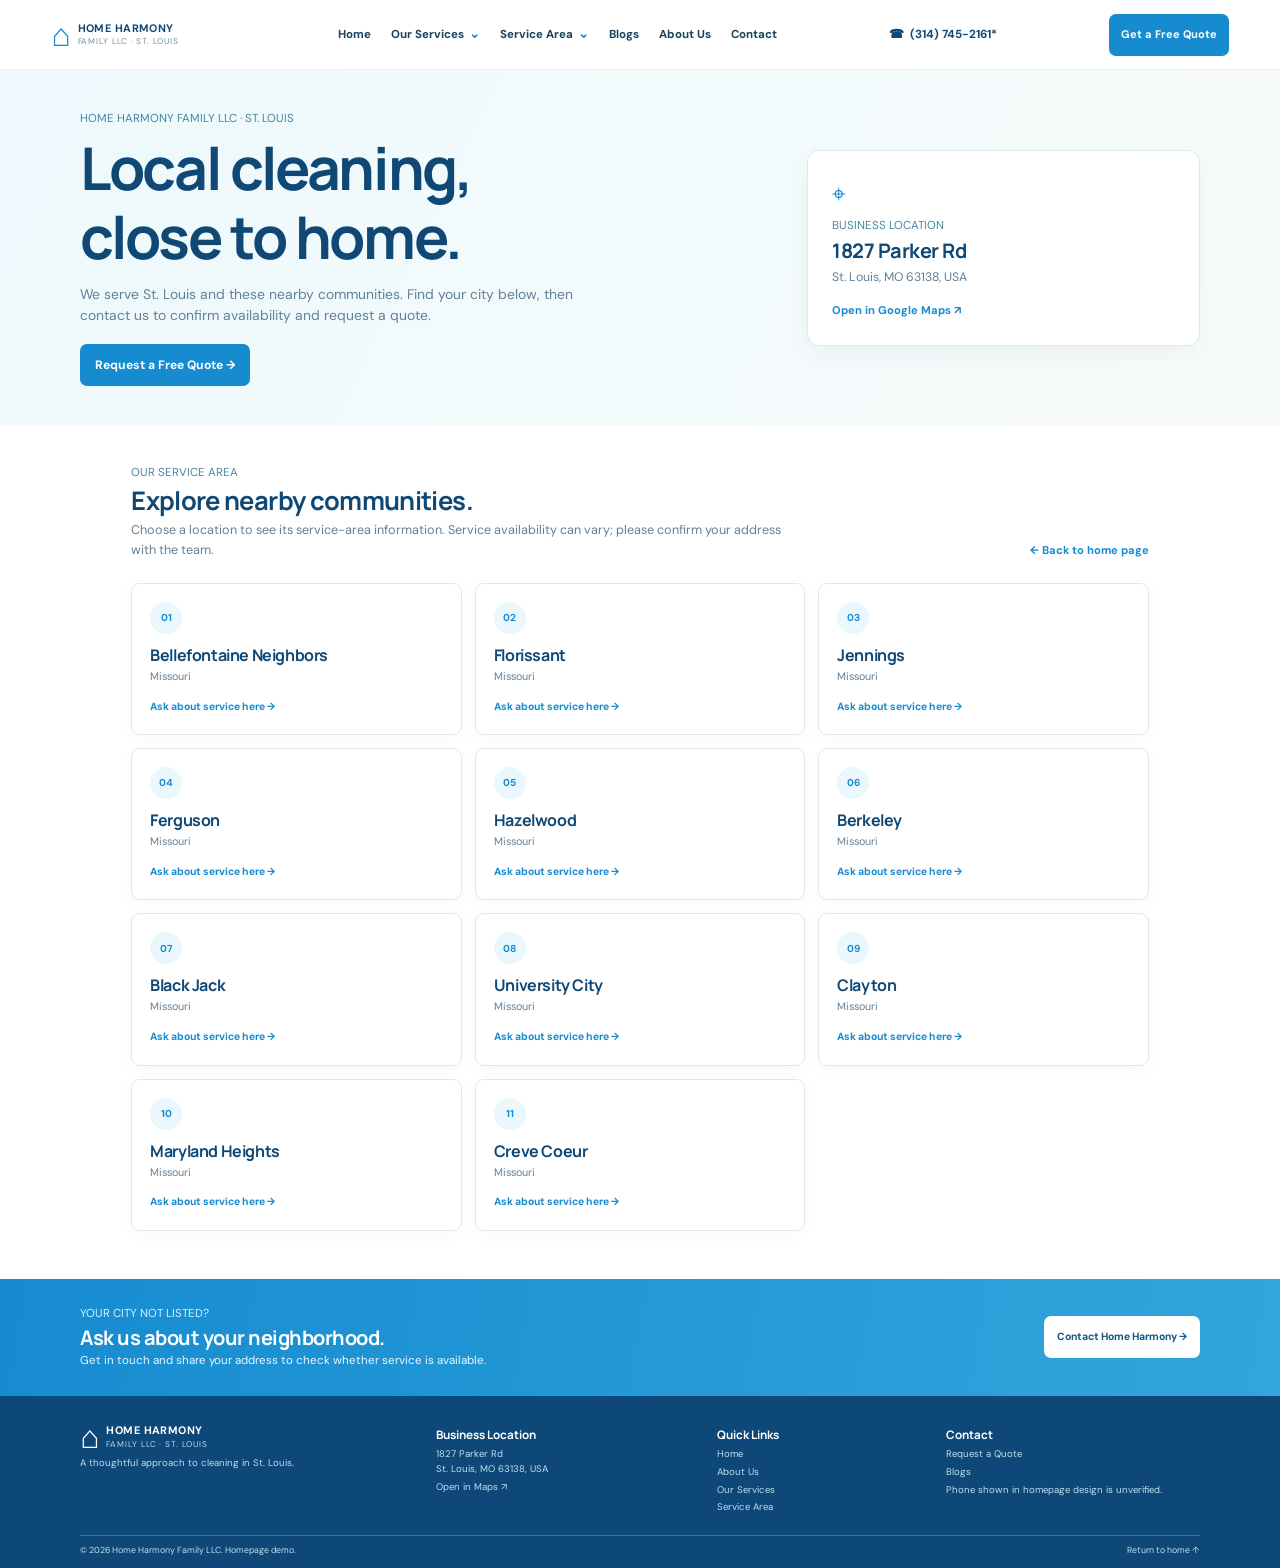
<file: service-area.html>
<!doctype html>
<html lang="en"><head><meta charset="utf-8"><meta name="viewport" content="width=device-width, initial-scale=1"><meta name="theme-color" content="#0b4776"><meta name="description" content="Find the St. Louis communities served by Home Harmony Family LLC."><title>Service Areas | Home Harmony Family LLC</title><link rel="stylesheet" href="styles.css"><link rel="stylesheet" href="service-area.css"><link rel="stylesheet" href="dropdown.css"><link rel="stylesheet" href="mobile.css"></head>
<body><header class="header"><a class="brand" href="index.html"><span class="logo">⌂</span><span><b>HOME HARMONY</b><small>FAMILY LLC · ST. LOUIS</small></span></a><button class="menu" aria-label="Open menu" aria-expanded="false">☰</button><nav><a href="index.html">Home</a><div class="nav-dropdown"><a class="nav-trigger" href="services.html">Our Services <span>⌄</span></a><div class="service-dropdown"><a href="services.html#residential">Residential Cleaning</a><a href="services.html#commercial">Commercial Cleaning</a><a href="services.html#deep-cleaning">Deep Cleaning</a><a href="services.html#move-cleaning">Move In / Move Out</a><a href="services.html#recurring">Recurring Cleaning</a><a href="services.html#window-cleaning">Window Cleaning</a><a href="services.html#pressure-washing">Pressure Washing</a><a href="services.html#custom-plan">Custom Cleaning Plan</a></div></div><div class="nav-dropdown"><a class="nav-trigger active" href="service-area.html">Service Area <span>⌄</span></a><div class="service-dropdown location-dropdown"><a href="#bellefontaine-neighbors">Bellefontaine Neighbors, MO</a><a href="#florissant">Florissant, MO</a><a href="#jennings">Jennings, MO</a><a href="#ferguson">Ferguson, MO</a><a href="#hazelwood">Hazelwood, MO</a><a href="#berkeley">Berkeley, MO</a><a href="#black-jack">Black Jack, MO</a><a href="#university-city">University City, MO</a><a href="#clayton">Clayton, MO</a><a href="#maryland-heights">Maryland Heights, MO</a><a href="#creve-coeur">Creve Coeur, MO</a><a class="all-areas" href="service-area.html">All Service Areas →</a></div></div><a href="blogs.html">Blogs</a><a href="about.html">About Us</a><a href="contact.html">Contact</a></nav><a class="phone" href="index.html#contact">☎ &nbsp;(314) 745-2161*</a><a class="btn topbtn" href="index.html#contact">Get a Free Quote</a></header>
<main><section class="area-hero"><div><p class="eyebrow">HOME HARMONY FAMILY LLC · ST. LOUIS</p><h1>Local cleaning,<br>close to home.</h1><p>We serve St. Louis and these nearby communities. Find your city below, then contact us to confirm availability and request a quote.</p><a class="btn" href="index.html#contact">Request a Free Quote →</a></div><aside><span>⌖</span><p class="eyebrow">BUSINESS LOCATION</p><h2>1827 Parker Rd</h2><p>St. Louis, MO 63138, USA</p><a target="_blank" rel="noreferrer" href="https://www.google.com/maps/search/?api=1&query=1827+Parker+Rd%2C+St.+Louis%2C+MO+63138">Open in Google Maps ↗</a></aside></section>
<section class="area-intro"><div><p class="eyebrow">OUR SERVICE AREA</p><h2>Explore nearby communities.</h2><p>Choose a location to see its service-area information. Service availability can vary; please confirm your address with the team.</p></div><a href="index.html#service-area">← Back to home page</a></section>
<section class="location-grid"><article id="bellefontaine-neighbors"><span>01</span><h2>Bellefontaine Neighbors</h2><p>Missouri</p><a href="index.html#contact">Ask about service here →</a></article><article id="florissant"><span>02</span><h2>Florissant</h2><p>Missouri</p><a href="index.html#contact">Ask about service here →</a></article><article id="jennings"><span>03</span><h2>Jennings</h2><p>Missouri</p><a href="index.html#contact">Ask about service here →</a></article><article id="ferguson"><span>04</span><h2>Ferguson</h2><p>Missouri</p><a href="index.html#contact">Ask about service here →</a></article><article id="hazelwood"><span>05</span><h2>Hazelwood</h2><p>Missouri</p><a href="index.html#contact">Ask about service here →</a></article><article id="berkeley"><span>06</span><h2>Berkeley</h2><p>Missouri</p><a href="index.html#contact">Ask about service here →</a></article><article id="black-jack"><span>07</span><h2>Black Jack</h2><p>Missouri</p><a href="index.html#contact">Ask about service here →</a></article><article id="university-city"><span>08</span><h2>University City</h2><p>Missouri</p><a href="index.html#contact">Ask about service here →</a></article><article id="clayton"><span>09</span><h2>Clayton</h2><p>Missouri</p><a href="index.html#contact">Ask about service here →</a></article><article id="maryland-heights"><span>10</span><h2>Maryland Heights</h2><p>Missouri</p><a href="index.html#contact">Ask about service here →</a></article><article id="creve-coeur"><span>11</span><h2>Creve Coeur</h2><p>Missouri</p><a href="index.html#contact">Ask about service here →</a></article></section>
<section class="area-cta"><div><p class="eyebrow">YOUR CITY NOT LISTED?</p><h2>Ask us about your neighborhood.</h2><p>Get in touch and share your address to check whether service is available.</p></div><a class="btn white" href="index.html#contact">Contact Home Harmony →</a></section></main>
<footer><div class="foot-grid"><div><a class="brand light" href="index.html"><span class="logo">⌂</span><span><b>HOME HARMONY</b><small>FAMILY LLC · ST. LOUIS</small></span></a><p>A thoughtful approach to cleaning in St. Louis.</p></div><div><h3>Business Location</h3><p>1827 Parker Rd<br>St. Louis, MO 63138, USA</p><a target="_blank" rel="noreferrer" href="https://www.google.com/maps/search/?api=1&query=1827+Parker+Rd%2C+St.+Louis%2C+MO+63138">Open in Maps ↗</a></div><div><h3>Quick Links</h3><a href="index.html">Home</a><a href="about.html">About Us</a><a href="services.html">Our Services</a><a href="service-area.html">Service Area</a></div><div><h3>Contact</h3><a href="index.html#contact">Request a Quote</a><a href="blogs.html">Blogs</a><p>Phone shown in homepage design is unverified.</p></div></div><div class="copyright">© 2026 Home Harmony Family LLC. Homepage demo. <span><a href="index.html">Return to home ↑</a></span></div></footer><script src="script.js"></script></body></html>
</file>
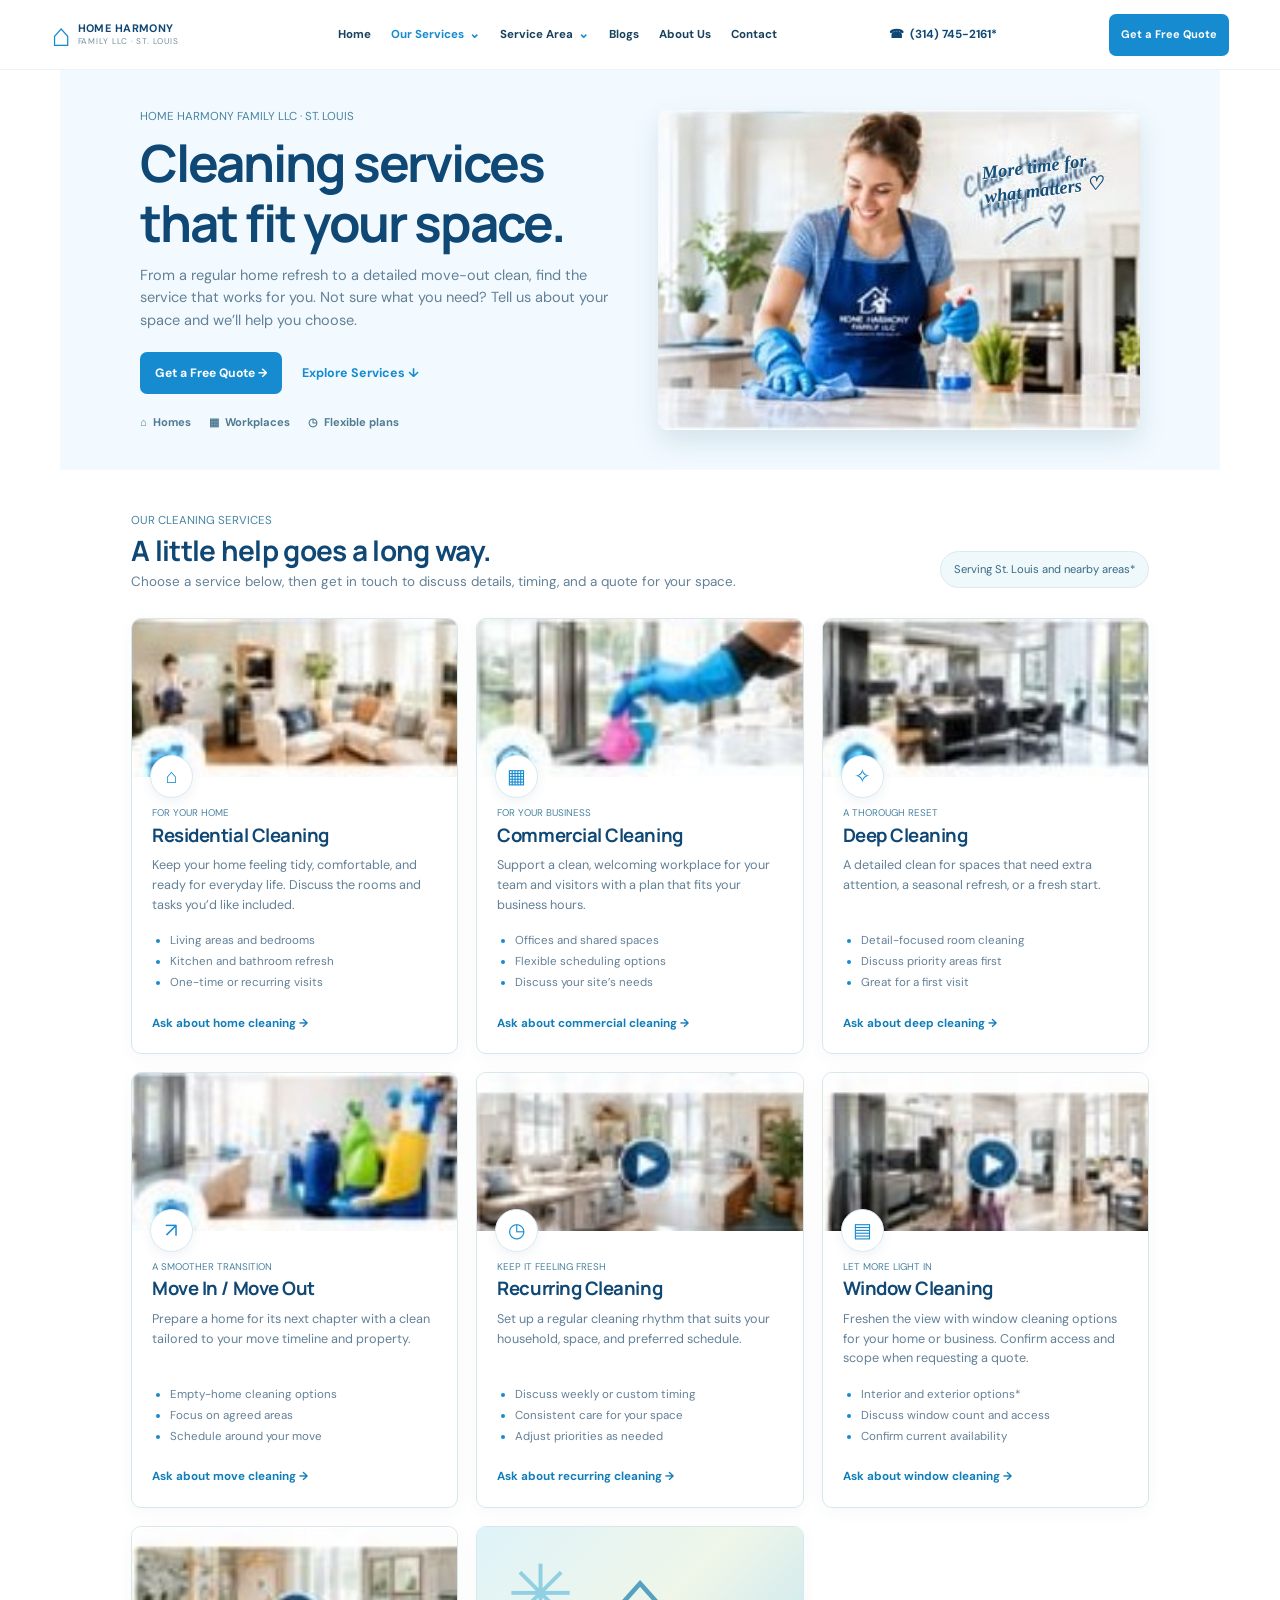
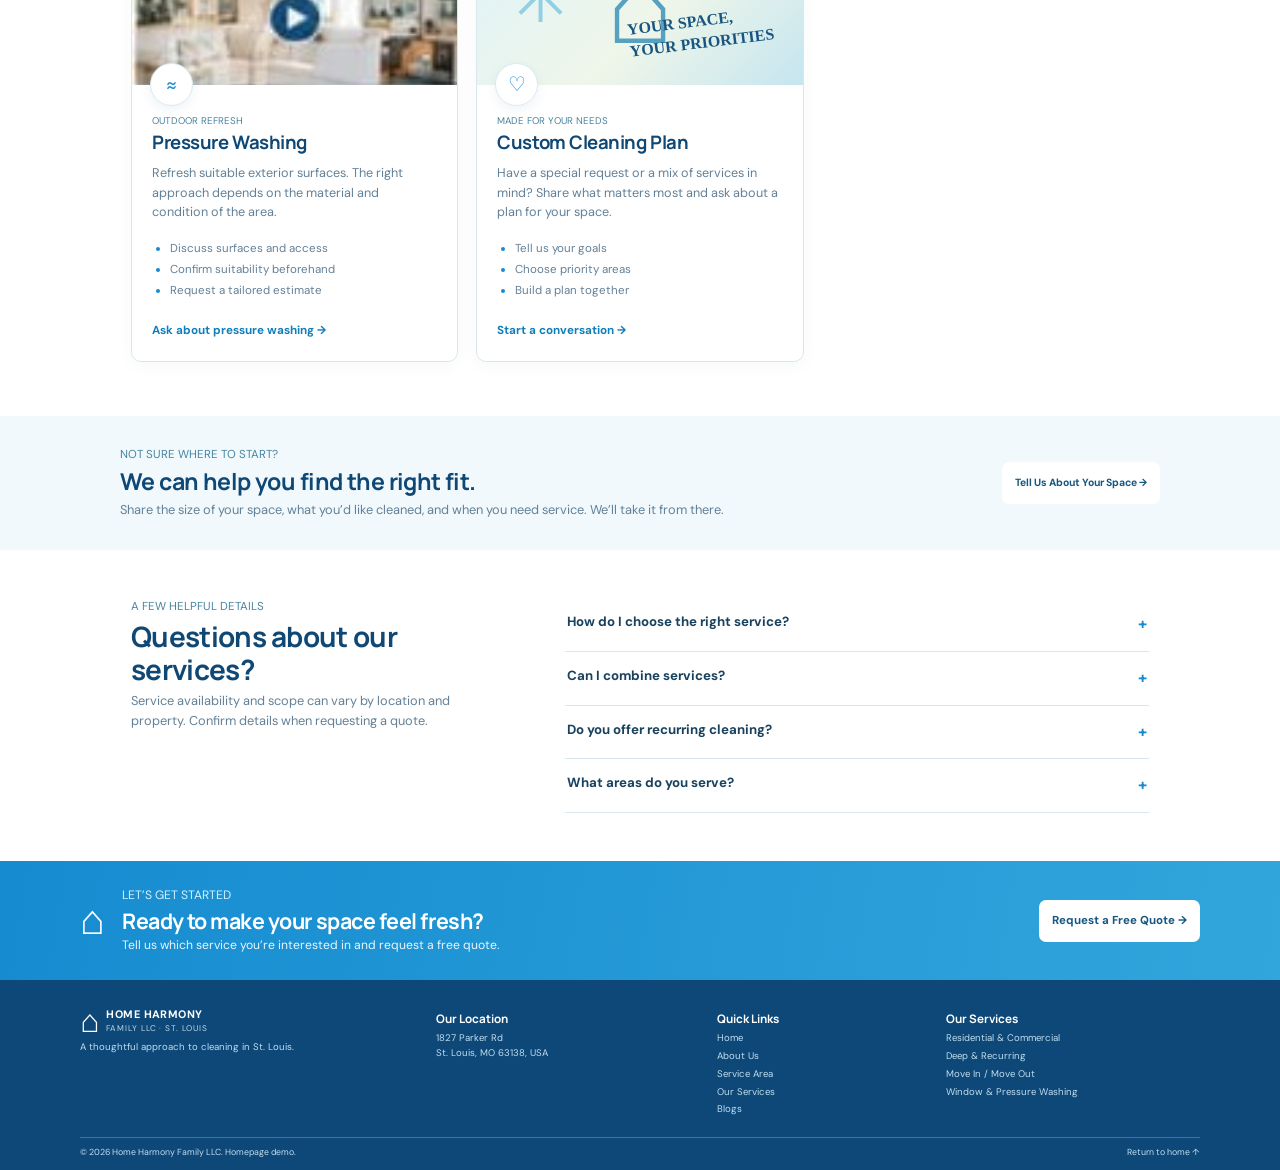
<file: services.html>
<!doctype html>
<html lang="en">
<head><meta charset="utf-8"><meta name="viewport" content="width=device-width, initial-scale=1"><meta name="theme-color" content="#0b4776"><meta name="description" content="Explore cleaning services from Home Harmony Family LLC in St. Louis."><title>Cleaning Services | Home Harmony Family LLC</title><link rel="stylesheet" href="styles.css"><link rel="stylesheet" href="services.css"><link rel="stylesheet" href="dropdown.css"><link rel="stylesheet" href="mobile.css"></head>
<body>
<header class="header"><a class="brand" href="index.html"><span class="logo">⌂</span><span><b>HOME HARMONY</b><small>FAMILY LLC · ST. LOUIS</small></span></a><button class="menu" aria-label="Open menu" aria-expanded="false">☰</button><nav><a href="index.html">Home</a><div class="nav-dropdown"><a class="nav-trigger active" href="services.html">Our Services <span>⌄</span></a><div class="service-dropdown"><a href="services.html#residential">Residential Cleaning</a><a href="services.html#commercial">Commercial Cleaning</a><a href="services.html#deep-cleaning">Deep Cleaning</a><a href="services.html#move-cleaning">Move In / Move Out</a><a href="services.html#recurring">Recurring Cleaning</a><a href="services.html#window-cleaning">Window Cleaning</a><a href="services.html#pressure-washing">Pressure Washing</a><a href="services.html#custom-plan">Custom Cleaning Plan</a></div></div><div class="nav-dropdown"><a class="nav-trigger" href="service-area.html">Service Area <span>⌄</span></a><div class="service-dropdown location-dropdown"><a href="service-area.html#bellefontaine-neighbors">Bellefontaine Neighbors, MO</a><a href="service-area.html#florissant">Florissant, MO</a><a href="service-area.html#jennings">Jennings, MO</a><a href="service-area.html#ferguson">Ferguson, MO</a><a href="service-area.html#hazelwood">Hazelwood, MO</a><a href="service-area.html#berkeley">Berkeley, MO</a><a href="service-area.html#black-jack">Black Jack, MO</a><a href="service-area.html#university-city">University City, MO</a><a href="service-area.html#clayton">Clayton, MO</a><a href="service-area.html#maryland-heights">Maryland Heights, MO</a><a href="service-area.html#creve-coeur">Creve Coeur, MO</a><a class="all-areas" href="service-area.html">All Service Areas →</a></div></div><a href="blogs.html">Blogs</a><a href="about.html">About Us</a><a href="contact.html">Contact</a></nav><a class="phone" href="index.html#contact">☎ &nbsp;(314) 745-2161*</a><a class="btn topbtn" href="#quote">Get a Free Quote</a></header>
<main>
<section class="hub-hero"><div class="hub-copy"><p class="eyebrow">HOME HARMONY FAMILY LLC · ST. LOUIS</p><h1>Cleaning services<br>that fit your space.</h1><p>From a regular home refresh to a detailed move-out clean, find the service that works for you. Not sure what you need? Tell us about your space and we’ll help you choose.</p><div class="hub-actions"><a class="btn" href="#quote">Get a Free Quote →</a><a class="text-btn" href="#service-list">Explore Services ↓</a></div><div class="mini-points"><span>⌂ &nbsp;Homes</span><span>▦ &nbsp;Workplaces</span><span>◷ &nbsp;Flexible plans</span></div></div><div class="hub-image"><img src="assets/hero.jpg" alt="A bright home being cleaned"><span>More time for<br>what matters ♡</span></div></section>
<section class="hub-intro" id="service-list"><div><p class="eyebrow">OUR CLEANING SERVICES</p><h2>A little help goes a long way.</h2><p>Choose a service below, then get in touch to discuss details, timing, and a quote for your space.</p></div><span class="area-pill">Serving St. Louis and nearby areas*</span></section>
<section class="hub-grid">
<article class="hub-card" id="pressure-washing" id="window-cleaning" id="recurring" id="move-cleaning" id="deep-cleaning" id="commercial" id="residential"><img src="assets/residential.jpg" alt="Residential living room cleaning"><div class="hub-card-body"><span class="hub-icon">⌂</span><p class="eyebrow">FOR YOUR HOME</p><h2>Residential Cleaning</h2><p>Keep your home feeling tidy, comfortable, and ready for everyday life. Discuss the rooms and tasks you’d like included.</p><ul><li>Living areas and bedrooms</li><li>Kitchen and bathroom refresh</li><li>One-time or recurring visits</li></ul><a href="#quote">Ask about home cleaning →</a></div></article>
<article class="hub-card" id="commercial"><img src="assets/commercial.jpg" alt="Commercial space cleaning"><div class="hub-card-body"><span class="hub-icon">▦</span><p class="eyebrow">FOR YOUR BUSINESS</p><h2>Commercial Cleaning</h2><p>Support a clean, welcoming workplace for your team and visitors with a plan that fits your business hours.</p><ul><li>Offices and shared spaces</li><li>Flexible scheduling options</li><li>Discuss your site’s needs</li></ul><a href="#quote">Ask about commercial cleaning →</a></div></article>
<article class="hub-card" id="deep-cleaning"><img src="assets/deep.jpg" alt="Detailed deep cleaning"><div class="hub-card-body"><span class="hub-icon">✧</span><p class="eyebrow">A THOROUGH RESET</p><h2>Deep Cleaning</h2><p>A detailed clean for spaces that need extra attention, a seasonal refresh, or a fresh start.</p><ul><li>Detail-focused room cleaning</li><li>Discuss priority areas first</li><li>Great for a first visit</li></ul><a href="#quote">Ask about deep cleaning →</a></div></article>
<article class="hub-card" id="move-cleaning"><img src="assets/move.jpg" alt="Move-in and move-out cleaning"><div class="hub-card-body"><span class="hub-icon">↗</span><p class="eyebrow">A SMOOTHER TRANSITION</p><h2>Move In / Move Out</h2><p>Prepare a home for its next chapter with a clean tailored to your move timeline and property.</p><ul><li>Empty-home cleaning options</li><li>Focus on agreed areas</li><li>Schedule around your move</li></ul><a href="#quote">Ask about move cleaning →</a></div></article>
<article class="hub-card" id="recurring"><img src="assets/work-a.jpg" alt="A fresh home interior"><div class="hub-card-body"><span class="hub-icon">◷</span><p class="eyebrow">KEEP IT FEELING FRESH</p><h2>Recurring Cleaning</h2><p>Set up a regular cleaning rhythm that suits your household, space, and preferred schedule.</p><ul><li>Discuss weekly or custom timing</li><li>Consistent care for your space</li><li>Adjust priorities as needed</li></ul><a href="#quote">Ask about recurring cleaning →</a></div></article>
<article class="hub-card" id="window-cleaning"><img src="assets/work-b.jpg" alt="Clean home interior"><div class="hub-card-body"><span class="hub-icon">▤</span><p class="eyebrow">LET MORE LIGHT IN</p><h2>Window Cleaning</h2><p>Freshen the view with window cleaning options for your home or business. Confirm access and scope when requesting a quote.</p><ul><li>Interior and exterior options*</li><li>Discuss window count and access</li><li>Confirm current availability</li></ul><a href="#quote">Ask about window cleaning →</a></div></article>
<article class="hub-card" id="pressure-washing"><img src="assets/work-c.jpg" alt="Exterior surface cleaning"><div class="hub-card-body"><span class="hub-icon">≈</span><p class="eyebrow">OUTDOOR REFRESH</p><h2>Pressure Washing</h2><p>Refresh suitable exterior surfaces. The right approach depends on the material and condition of the area.</p><ul><li>Discuss surfaces and access</li><li>Confirm suitability beforehand</li><li>Request a tailored estimate</li></ul><a href="#quote">Ask about pressure washing →</a></div></article>
<article class="hub-card custom-service" id="custom-plan"><div class="custom-art"><span>✳</span><i>⌂</i><b>YOUR SPACE,<br>YOUR PRIORITIES</b></div><div class="hub-card-body"><span class="hub-icon">♡</span><p class="eyebrow">MADE FOR YOUR NEEDS</p><h2>Custom Cleaning Plan</h2><p>Have a special request or a mix of services in mind? Share what matters most and ask about a plan for your space.</p><ul><li>Tell us your goals</li><li>Choose priority areas</li><li>Build a plan together</li></ul><a href="#quote">Start a conversation →</a></div></article>
</section>
<section class="plan-band"><div><p class="eyebrow">NOT SURE WHERE TO START?</p><h2>We can help you find the right fit.</h2><p>Share the size of your space, what you’d like cleaned, and when you need service. We’ll take it from there.</p></div><a class="btn white" href="#quote">Tell Us About Your Space →</a></section>
<section class="hub-faq"><div><p class="eyebrow">A FEW HELPFUL DETAILS</p><h2>Questions about our services?</h2><p>Service availability and scope can vary by location and property. Confirm details when requesting a quote.</p></div><div class="hub-questions"><details><summary>How do I choose the right service?<b>+</b></summary><p>Tell us what space you have, what needs attention, and your timing. We can discuss which service best fits.</p></details><details><summary>Can I combine services?<b>+</b></summary><p>Ask about combining services in your quote request. The available options depend on your space and schedule.</p></details><details><summary>Do you offer recurring cleaning?<b>+</b></summary><p>Recurring cleaning is shown in this demo. Confirm current availability and schedule directly with the business.</p></details><details><summary>What areas do you serve?<b>+</b></summary><p>St. Louis and nearby areas are shown in the design. Confirm your address with the business.</p></details></div></section>
<section class="quote-band" id="quote"><div class="quote-icon">⌂</div><div><p class="eyebrow">LET’S GET STARTED</p><h2>Ready to make your space feel fresh?</h2><p>Tell us which service you’re interested in and request a free quote.</p></div><a class="btn white" href="mailto:hello@example.com?subject=Cleaning%20service%20quote">Request a Free Quote →</a></section>
</main>
<footer><div class="foot-grid"><div><a class="brand light" href="index.html"><span class="logo">⌂</span><span><b>HOME HARMONY</b><small>FAMILY LLC · ST. LOUIS</small></span></a><p>A thoughtful approach to cleaning in St. Louis.</p></div><div><h3>Our Location</h3><p>1827 Parker Rd<br>St. Louis, MO 63138, USA</p></div><div><h3>Quick Links</h3><a href="index.html">Home</a><a href="about.html">About Us</a><a href="service-area.html">Service Area</a><a href="services.html">Our Services</a><a href="blogs.html">Blogs</a></div><div><h3>Our Services</h3><a href="#service-list">Residential & Commercial</a><a href="#service-list">Deep & Recurring</a><a href="#service-list">Move In / Move Out</a><a href="#service-list">Window & Pressure Washing</a></div></div><div class="copyright">© 2026 Home Harmony Family LLC. Homepage demo. <span><a href="index.html">Return to home ↑</a></span></div></footer><script src="script.js"></script></body></html>
</file>
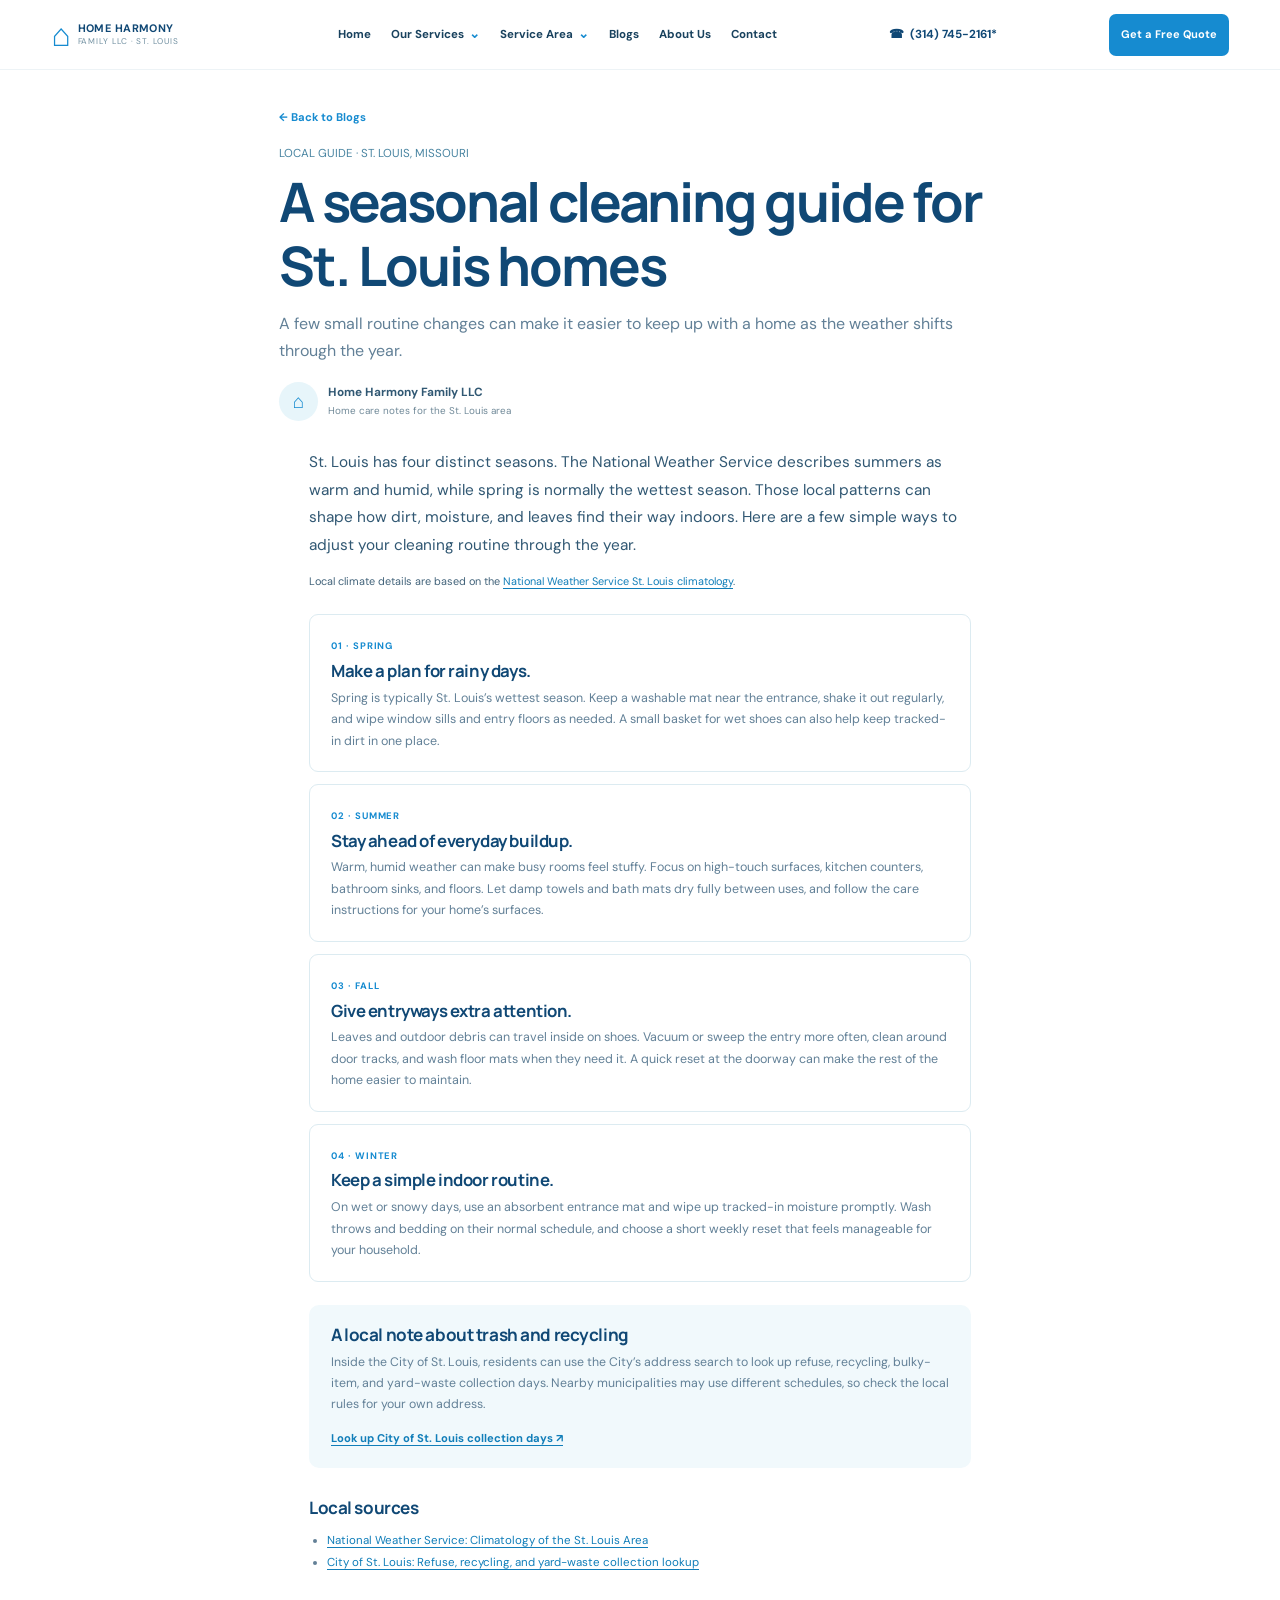
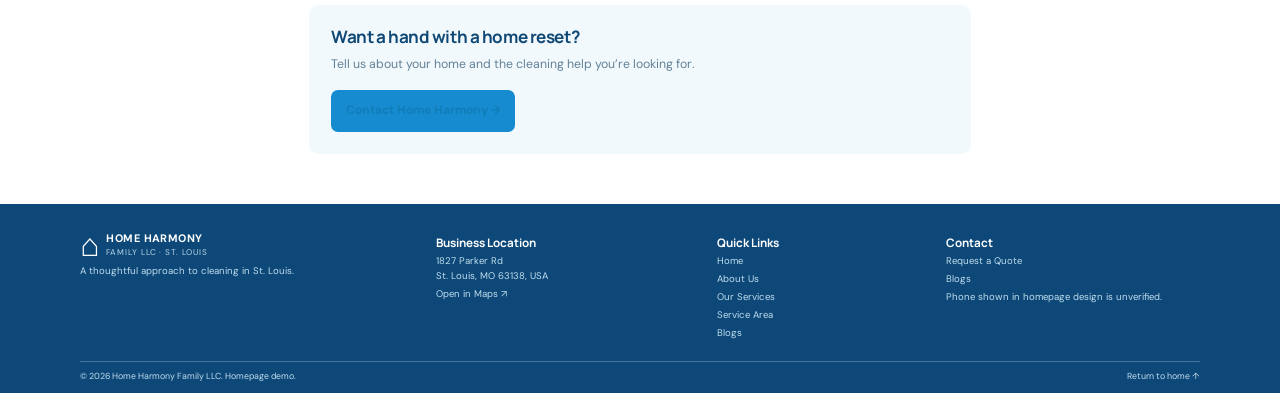
<file: st-louis-seasonal-cleaning.html>
<!doctype html><html lang="en"><head><meta charset="utf-8"><meta name="viewport" content="width=device-width, initial-scale=1"><meta name="theme-color" content="#0b4776"><meta name="description" content="Seasonal home cleaning tips for St. Louis, based on local weather patterns."><title>A Seasonal Cleaning Guide for St. Louis Homes | Home Harmony Family LLC</title><link rel="stylesheet" href="styles.css"><link rel="stylesheet" href="blog.css"><link rel="stylesheet" href="dropdown.css"><link rel="stylesheet" href="mobile.css"></head><body><header class="header"><a class="brand" href="index.html"><span class="logo">⌂</span><span><b>HOME HARMONY</b><small>FAMILY LLC · ST. LOUIS</small></span></a><button class="menu" aria-label="Open menu" aria-expanded="false">☰</button><nav><a href="index.html">Home</a><div class="nav-dropdown"><a class="nav-trigger" href="services.html">Our Services <span>⌄</span></a><div class="service-dropdown"><a href="services.html#residential">Residential Cleaning</a><a href="services.html#commercial">Commercial Cleaning</a><a href="services.html#deep-cleaning">Deep Cleaning</a><a href="services.html#move-cleaning">Move In / Move Out</a><a href="services.html#recurring">Recurring Cleaning</a><a href="services.html#window-cleaning">Window Cleaning</a><a href="services.html#pressure-washing">Pressure Washing</a><a href="services.html#custom-plan">Custom Cleaning Plan</a></div></div><div class="nav-dropdown"><a class="nav-trigger" href="service-area.html">Service Area <span>⌄</span></a><div class="service-dropdown location-dropdown"><a href="service-area.html#bellefontaine-neighbors">Bellefontaine Neighbors, MO</a><a href="service-area.html#florissant">Florissant, MO</a><a href="service-area.html#jennings">Jennings, MO</a><a href="service-area.html#ferguson">Ferguson, MO</a><a href="service-area.html#hazelwood">Hazelwood, MO</a><a href="service-area.html#berkeley">Berkeley, MO</a><a href="service-area.html#black-jack">Black Jack, MO</a><a href="service-area.html#university-city">University City, MO</a><a href="service-area.html#clayton">Clayton, MO</a><a href="service-area.html#maryland-heights">Maryland Heights, MO</a><a href="service-area.html#creve-coeur">Creve Coeur, MO</a><a class="all-areas" href="service-area.html">All Service Areas →</a></div></div><a class="active" href="blogs.html">Blogs</a><a href="about.html">About Us</a><a href="contact.html">Contact</a></nav><a class="phone" href="index.html#contact">☎ &nbsp;(314) 745-2161*</a><a class="btn topbtn" href="index.html#contact">Get a Free Quote</a></header><main><section class="article-top"><a href="blogs.html" class="back-link">← Back to Blogs</a><p class="eyebrow">LOCAL GUIDE · ST. LOUIS, MISSOURI</p><h1>A seasonal cleaning guide for St. Louis homes</h1><p class="article-deck">A few small routine changes can make it easier to keep up with a home as the weather shifts through the year.</p><div class="article-byline"><span class="author-icon">⌂</span><span>Home Harmony Family LLC<br><small>Home care notes for the St. Louis area</small></span></div></section><article class="article-body"><p class="lead-paragraph">St. Louis has four distinct seasons. The National Weather Service describes summers as warm and humid, while spring is normally the wettest season. Those local patterns can shape how dirt, moisture, and leaves find their way indoors. Here are a few simple ways to adjust your cleaning routine through the year.</p><p class="source-inline">Local climate details are based on the <a href="https://www.weather.gov/lsx/cli_of_stl" target="_blank" rel="noreferrer">National Weather Service St. Louis climatology</a>.</p><div class="season-list"><section><span>01 · SPRING</span><h2>Make a plan for rainy days.</h2><p>Spring is typically St. Louis’s wettest season. Keep a washable mat near the entrance, shake it out regularly, and wipe window sills and entry floors as needed. A small basket for wet shoes can also help keep tracked-in dirt in one place.</p></section><section><span>02 · SUMMER</span><h2>Stay ahead of everyday buildup.</h2><p>Warm, humid weather can make busy rooms feel stuffy. Focus on high-touch surfaces, kitchen counters, bathroom sinks, and floors. Let damp towels and bath mats dry fully between uses, and follow the care instructions for your home’s surfaces.</p></section><section><span>03 · FALL</span><h2>Give entryways extra attention.</h2><p>Leaves and outdoor debris can travel inside on shoes. Vacuum or sweep the entry more often, clean around door tracks, and wash floor mats when they need it. A quick reset at the doorway can make the rest of the home easier to maintain.</p></section><section><span>04 · WINTER</span><h2>Keep a simple indoor routine.</h2><p>On wet or snowy days, use an absorbent entrance mat and wipe up tracked-in moisture promptly. Wash throws and bedding on their normal schedule, and choose a short weekly reset that feels manageable for your household.</p></section></div><section class="local-note"><h2>A local note about trash and recycling</h2><p>Inside the City of St. Louis, residents can use the City’s address search to look up refuse, recycling, bulky-item, and yard-waste collection days. Nearby municipalities may use different schedules, so check the local rules for your own address.</p><a href="https://www.stlouis-mo.gov/my-pickup/index.cfm" target="_blank" rel="noreferrer">Look up City of St. Louis collection days ↗</a></section><section class="article-sources"><h2>Local sources</h2><ul><li><a href="https://www.weather.gov/lsx/cli_of_stl" target="_blank" rel="noreferrer">National Weather Service: Climatology of the St. Louis Area</a></li><li><a href="https://www.stlouis-mo.gov/my-pickup/index.cfm" target="_blank" rel="noreferrer">City of St. Louis: Refuse, recycling, and yard-waste collection lookup</a></li></ul></section><section class="article-end"><h2>Want a hand with a home reset?</h2><p>Tell us about your home and the cleaning help you’re looking for.</p><a class="btn" href="index.html#contact">Contact Home Harmony →</a></section></article></main><footer><div class="foot-grid"><div><a class="brand light" href="index.html"><span class="logo">⌂</span><span><b>HOME HARMONY</b><small>FAMILY LLC · ST. LOUIS</small></span></a><p>A thoughtful approach to cleaning in St. Louis.</p></div><div><h3>Business Location</h3><p>1827 Parker Rd<br>St. Louis, MO 63138, USA</p><a target="_blank" rel="noreferrer" href="https://www.google.com/maps/search/?api=1&query=1827+Parker+Rd%2C+St.+Louis%2C+MO+63138">Open in Maps ↗</a></div><div><h3>Quick Links</h3><a href="index.html">Home</a><a href="about.html">About Us</a><a href="services.html">Our Services</a><a href="service-area.html">Service Area</a><a href="blogs.html">Blogs</a></div><div><h3>Contact</h3><a href="index.html#contact">Request a Quote</a><a href="blogs.html">Blogs</a><p>Phone shown in homepage design is unverified.</p></div></div><div class="copyright">© 2026 Home Harmony Family LLC. Homepage demo. <span><a href="index.html">Return to home ↑</a></span></div></footer><script src="script.js"></script></body></html>
</file>
<file: styles.css>
@import url('https://fonts.googleapis.com/css2?family=DM+Sans:wght@400;500;600;700&family=Manrope:wght@500;600;700;800&display=swap');
:root{--blue:#168bd0;--navy:#104875;--deep:#0b3b68;--pale:#f2f9fc;--ink:#19425e;--muted:#628097;--line:#d8e6ec;--gold:#e9ad32}*{box-sizing:border-box}html{scroll-behavior:smooth;scroll-padding-top:82px}body{margin:0;color:var(--ink);font:14px/1.55 'DM Sans',Arial,sans-serif}h1,h2,h3{font-family:Manrope,'DM Sans',sans-serif;line-height:1.18;margin:0;color:var(--navy)}h1{font-size:clamp(2.35rem,4vw,3.35rem);letter-spacing:-.04em;margin:7px 0 12px}h2{font-size:clamp(1.45rem,2.3vw,2rem);letter-spacing:-.025em}h3{font-size:.93rem;margin:8px 0 4px}p{color:var(--muted);margin:5px 0 12px}a{color:inherit;text-decoration:none}.header{height:70px;padding:0 max(calc((100vw - 1200px)/2),4%);display:flex;align-items:center;justify-content:space-between;gap:18px;border-bottom:1px solid #edf3f6;background:#fff;position:sticky;top:0;z-index:9}.brand{display:flex;align-items:center;gap:7px;color:var(--navy);min-width:175px}.logo{font-size:32px;line-height:1;color:var(--blue)}.brand b{display:block;font-size:.68rem;letter-spacing:.04em}.brand small{display:block;font-size:.52rem;letter-spacing:.11em;color:#7190a1}.header nav{display:flex;gap:clamp(10px,1.6vw,20px);align-items:center;font-size:.72rem;font-weight:700;white-space:nowrap}.header nav a:hover{color:var(--blue)}.phone{font-size:.73rem;font-weight:700;color:var(--navy);white-space:nowrap}.btn{display:inline-flex;align-items:center;justify-content:center;border:0;border-radius:7px;background:var(--blue);color:white;padding:10px 15px;font-size:.76rem;font-weight:700;white-space:nowrap}.btn:hover{background:#0879bd}.topbtn{padding:9px 12px;font-size:.69rem}.outline{background:#fff;border:1px solid #94bed0;color:var(--navy)}.menu{display:none}.hero{min-height:370px;display:grid;grid-template-columns:1fr 1fr;align-items:stretch;max-width:1300px;margin:auto;padding:0 max(calc((100vw - 1200px)/2),4%);gap:25px}.hero-copy{padding:40px 0 25px;align-self:center}.eyebrow{color:#4884a1;text-transform:none;font-size:.72rem;margin:0 0 4px}.hero-copy>p:not(.eyebrow){max-width:500px;font-size:.83rem}.trust{display:flex;gap:15px;margin:15px 0 18px;color:#567e92;font-size:.64rem;font-weight:700;line-height:1.3}.actions{display:flex;gap:10px}.hero-photo{min-height:360px;position:relative;background:url('assets/home-harmony-cleaner.png') center 45%/cover no-repeat}.hero-photo:after{content:'';position:absolute;inset:0;background:linear-gradient(90deg,#ffffff14,transparent 35%)}.handnote{position:absolute;z-index:1;right:7%;top:20%;transform:rotate(-8deg);font-family:cursive;color:#164f79;font-weight:bold;font-size:1.2rem;text-shadow:0 1px #fff}.section{padding:35px max(calc((100vw - 1120px)/2),4%)}.section-title{margin-bottom:13px}.section-title h2{font-size:1.4rem}.section-title p{font-size:.73rem;margin:2px 0}.reviews{padding-top:5px;padding-bottom:24px}.review-list{display:grid;grid-template-columns:repeat(3,1fr);gap:12px}.review-list article{position:relative;border:1px solid var(--line);border-radius:11px;padding:15px 16px 12px;min-height:117px;box-shadow:0 4px 16px #17486b08}.review-list p{font-size:.7rem;line-height:1.45;color:#496a7f;margin:4px 0}.review-list small{font-size:.55rem;color:#a07a34}.bubble{float:left;display:grid;place-items:center;width:24px;height:24px;border-radius:50%;background:#168bd0;color:#fff;font-family:Georgia;font-size:19px;margin-right:8px}.stars{font-size:.71rem;letter-spacing:1px;color:var(--gold)}.badges{min-height:70px;background:#f4f9fb;display:flex;align-items:center;justify-content:center;gap:clamp(14px,3vw,38px);padding:12px 4%;flex-wrap:wrap;color:#668396;font-size:.76rem}.badges>span{font-size:.68rem}.badges b{font-size:1.1rem}.google{color:#4285f4}.bbb{background:#17658a;color:#fff;padding:4px 10px}.angi{color:#ef655a;font-size:1.4rem!important;font-style:italic}.advisor{color:#d29832}.issa{font-weight:900;color:#1684a9;border-bottom:3px solid #1684a9}.seal{border:2px solid #c89c37;border-radius:50%;padding:6px;color:#a67e22;text-align:center;font-size:.55rem!important}.badges small{font-size:.53rem;color:#9b875a}.services{padding-top:28px;padding-bottom:25px}.services-grid{display:grid;grid-template-columns:repeat(4,1fr);gap:10px}.services-grid>article{border:1px solid var(--line);border-radius:8px;overflow:hidden;min-height:172px;background:#fff;box-shadow:0 3px 9px #20496308;padding-bottom:9px}.services-grid img,.placeholder-photo{display:block;width:100%;height:74px;object-fit:cover;background:#e6f1ee}.services-grid h3,.services-grid p,.services-grid article>a{margin-left:10px;margin-right:10px}.services-grid h3{font-size:.72rem;margin-top:8px}.services-grid p{font-size:.62rem;line-height:1.35;margin-top:3px;margin-bottom:5px;min-height:30px}.services-grid article>a{display:block;color:var(--navy);font-size:.59rem;font-weight:700}.custom{background:#eaf7fc!important;padding:12px!important}.custom .spark{font-size:25px;color:#168bd0}.custom h3{font-size:.83rem}.custom p{min-height:unset}.custom .btn{margin:3px 0 0 10px;padding:8px;font-size:.57rem}.placeholder-photo{background:linear-gradient(130deg,#d7e7e0,#f0e9d7 45%,#bacfc8)}.p2{background:linear-gradient(120deg,#e9dfd2,#f8f5ed,#cbdeda)}.p3{background:linear-gradient(140deg,#c3d6d8,#e8e6d8,#a2b7b4)}.standard{padding-top:0;padding-bottom:28px}.standard .section-title{margin-bottom:10px}.package-row{display:grid;grid-template-columns:repeat(5,1fr);gap:11px}.package-row article{border-radius:7px;overflow:hidden;background:#fff;border:1px solid var(--line);padding-bottom:7px}.package-row img{display:block;width:100%;height:75px;object-fit:cover}.package-row b,.package-row p,.package-row a{display:block;margin:4px 7px}.package-row b{font-size:.61rem}.package-row p{font-size:.57rem;line-height:1.3;margin-bottom:3px}.package-row a{font-size:.55rem;color:var(--blue);font-weight:700}.why{background:#f2faff;padding:27px max(calc((100vw - 1120px)/2),4%) 30px}.why .section-title{margin-bottom:15px}.why .section-title h2{font-size:1.45rem}.why-grid{display:grid;grid-template-columns:repeat(5,1fr);text-align:center}.why-grid article{padding:9px 12px;border-right:1px solid #e3eef3}.why-grid article:last-child{border:0}.why-grid i{display:grid;place-items:center;margin:auto auto 7px;width:40px;height:40px;border:1px solid #d4e9f1;border-radius:50%;background:#fff;color:var(--blue);font-style:normal;font-size:1.2rem}.why-grid b{display:block;color:#3e6a84;font-size:.63rem}.why-grid p{font-size:.59rem;margin:4px 0}.how{padding-top:25px;padding-bottom:25px}.how .section-title{margin-bottom:12px}.steps{display:flex;align-items:flex-start;justify-content:space-between;text-align:center;gap:8px}.steps article{flex:1}.steps article>b{display:grid;place-items:center;margin:0 auto 7px;width:37px;height:37px;background:#168bd0;color:#fff;border-radius:50%;font-size:1.1rem}.steps h3{font-size:.65rem;margin:2px}.steps p{font-size:.56rem;margin:3px}.steps>span{color:#168bd0;font-size:1.1rem;margin-top:7px}.about-band{background:#f2faff;padding:24px max(calc((100vw - 1120px)/2),4%);display:grid;grid-template-columns:1.1fr .9fr .8fr;gap:15px;align-items:center}.about-band h2{font-size:1.05rem}.about-band>div>p{font-size:.63rem;line-height:1.48}.about-band>.btn,.about-band .btn{padding:8px 11px;font-size:.59rem}.about-band>img{width:100%;height:144px;object-fit:cover;border-radius:5px}.about-band aside{background:#fff;padding:15px;border-radius:8px;min-height:145px}.about-band aside h2{color:#208fc8}.about-band aside p{font-size:.6rem;line-height:1.4}.about-band aside small{font-size:.52rem;color:#a08346}.recent{padding-top:28px;padding-bottom:26px}.recent .section-title{margin-bottom:10px}.work-grid{display:grid;grid-template-columns:repeat(4,1fr);gap:12px}.work-grid article{position:relative;overflow:hidden;border-radius:7px;height:100px;background:#e9f2f3}.work-grid img{width:100%;height:100%;object-fit:cover}.work-grid b{position:absolute;left:calc(50% - 15px);top:27px;display:grid;place-items:center;background:#0d578a;color:white;width:30px;height:30px;border-radius:50%;font-size:.7rem}.work-grid small{position:absolute;left:0;right:0;bottom:0;padding:4px 7px;background:#07395dc9;color:white;font-size:.58rem}.cta{padding:16px max(calc((100vw - 1120px)/2),4%);background:linear-gradient(100deg,#168bd0,#32a8df);display:flex;align-items:center;gap:15px;color:white}.home-icon{font-size:36px}.cta h2{font-size:1.15rem;color:white}.cta p{color:#ecf9ff;font-size:.68rem;margin:2px}.cta>div:nth-child(2){flex:1}.white{background:#fff;color:#145780;font-size:.65rem;padding:8px 13px}.cta>div:last-child>p{text-align:center}.faq{display:grid;grid-template-columns:1.2fr 1fr;gap:24px;padding-top:25px;padding-bottom:25px}.faq h2{font-size:1.15rem;margin-bottom:9px}.faq details{border-bottom:1px solid var(--line);padding:7px 0}.faq summary{cursor:pointer;display:flex;justify-content:space-between;font-size:.65rem;font-weight:700;list-style:none}.faq summary b{color:var(--blue);font-size:.9rem}.faq details p{font-size:.62rem;margin:5px 0}.question{display:grid;grid-template-columns:95px 1fr;column-gap:12px;align-content:center}.question img{grid-row:span 4;width:95px;height:98px;object-fit:cover;border-radius:7px}.question h2{font-size:.95rem}.question p{font-size:.62rem}.question .btn{justify-self:start;font-size:.6rem;padding:7px 11px}footer{background:#0d4879;color:#e4f4fb;padding:25px max(calc((100vw - 1120px)/2),4%) 10px}.foot-grid{display:grid;grid-template-columns:1.3fr 1fr .8fr 1fr;gap:26px;padding-bottom:17px}.light{color:#fff}.light .logo{color:#fff}.light small{color:#bdd7e6}.foot-grid h3{font-size:.73rem;color:#fff}.foot-grid p,.foot-grid a:not(.brand){display:block;color:#c1deed;font-size:.6rem;margin:3px 0}.copyright{border-top:1px solid #ffffff3b;padding-top:8px;display:flex;justify-content:space-between;font-size:.55rem;color:#c1deed}@media(max-width:980px){.header nav{gap:8px;font-size:.65rem}.phone{display:none}.topbtn{display:none}.hero{grid-template-columns:1fr 1fr}.hero-photo{min-height:330px}.badges{gap:16px}.services-grid{grid-template-columns:repeat(4,1fr)}}@media(max-width:700px){.header{height:62px}.menu{display:block;background:none;border:0;font-size:1.4rem;color:var(--navy)}.header nav{display:none;position:absolute;top:61px;left:0;right:0;background:white;padding:15px 6%;box-shadow:0 8px 16px #153f5b20;align-items:stretch;flex-direction:column;font-size:.83rem}.header nav.open{display:flex}.hero{grid-template-columns:1fr;padding:0 5%;gap:0}.hero-copy{padding:32px 0 22px}.hero-photo{min-height:280px;grid-row:1}.hero-copy{grid-row:2}.section{padding:28px 5%}.review-list{grid-template-columns:1fr}.review-list article{min-height:unset}.badges{gap:12px}.services-grid{grid-template-columns:repeat(2,1fr)}.services-grid>article{min-height:180px}.services-grid img,.placeholder-photo{height:90px}.package-row{grid-template-columns:repeat(2,1fr)}.package-row img{height:95px}.why{padding:26px 5%}.why-grid{grid-template-columns:repeat(2,1fr)}.why-grid article{border:0;border-bottom:1px solid #e3eef3}.steps{display:grid;grid-template-columns:1fr;gap:4px}.steps article{display:grid;grid-template-columns:40px 1fr;text-align:left;align-items:center}.steps article>b{grid-row:span 2;margin:0}.steps>span{display:none}.about-band{grid-template-columns:1fr;padding:26px 5%}.about-band>img{height:180px}.work-grid{grid-template-columns:repeat(2,1fr)}.work-grid article{height:120px}.cta{padding:17px 5%;flex-wrap:wrap}.cta>div:nth-child(2){min-width:calc(100% - 65px)}.cta>div:last-child{margin-left:48px}.faq{grid-template-columns:1fr}.foot-grid{grid-template-columns:1fr 1fr}.copyright{gap:5px;flex-direction:column}}@media(max-width:400px){h1{font-size:2rem}.trust{gap:8px;font-size:.56rem}.hero-photo{min-height:230px}.services-grid{grid-template-columns:1fr 1fr}.services-grid>article{min-height:190px}.badges{font-size:.63rem}}
</file>
<file: service-area.css>
.about-band{grid-template-columns:1fr 1fr}.about-band>img{height:176px}.home-service-area{padding:25px max(calc((100vw - 1120px)/2),4%);background:#f2faff;display:grid;grid-template-columns:1fr 1fr;gap:14px 28px;align-items:center}.area-summary h2{font-size:1.25rem}.area-summary>p:not(.eyebrow){font-size:.7rem;max-width:540px}.area-summary .btn{padding:8px 12px;font-size:.61rem}.business-address{display:flex;align-items:center;gap:14px;background:#fff;border:1px solid #dcebf1;border-radius:9px;padding:15px 18px}.business-address>span{display:grid;place-items:center;width:42px;height:42px;border-radius:50%;background:#eaf7fc;color:#168bd0;font-size:1.4rem}.business-address b{font-size:.76rem}.business-address p{font-size:.72rem;margin:4px 0}.business-address a{font-size:.65rem;font-weight:700;color:#168bd0}.town-chips{grid-column:1/-1;display:flex;flex-wrap:wrap;gap:7px}.town-chips a{padding:6px 10px;background:white;border:1px solid #dbe9ef;border-radius:20px;color:#456c82;font-size:.62rem;font-weight:600}.town-chips a:hover{background:#168bd0;border-color:#168bd0;color:#fff}.verify-area{grid-column:1/-1;font-size:.58rem;margin:0}.area-hero{padding:40px max(calc((100vw - 1120px)/2),4%);display:grid;grid-template-columns:1.4fr .8fr;gap:40px;align-items:center;background:linear-gradient(115deg,#edf9fd,#f8fbfa)}.area-hero h1{font-size:clamp(2.5rem,4.6vw,3.8rem);margin:5px 0 12px}.area-hero>div>p:not(.eyebrow){max-width:540px;font-size:.87rem;margin-bottom:17px}.area-hero aside{padding:24px;border-radius:12px;border:1px solid #d9eaf0;background:#fff;box-shadow:0 8px 24px #17486b0d}.area-hero aside>span{font-size:1.5rem;color:#168bd0}.area-hero aside .eyebrow{margin-top:5px}.area-hero aside h2{font-size:1.25rem}.area-hero aside p:not(.eyebrow){font-size:.77rem}.area-hero aside a{font-size:.7rem;font-weight:700;color:#168bd0}.area-intro{max-width:1120px;margin:auto;padding:38px 4% 16px;display:flex;justify-content:space-between;align-items:end;gap:20px}.area-intro h2{font-size:1.6rem}.area-intro p:not(.eyebrow){font-size:.79rem;margin:4px 0 0;max-width:650px}.area-intro>a{font-size:.7rem;font-weight:700;color:#168bd0;white-space:nowrap}.location-grid{max-width:1120px;margin:auto;padding:8px 4% 48px;display:grid;grid-template-columns:repeat(3,1fr);gap:13px}.location-grid article{position:relative;padding:18px;border-radius:9px;border:1px solid #dceaf0;background:#fff;box-shadow:0 4px 15px #164a6809;scroll-margin-top:90px}.location-grid article>span{display:grid;place-items:center;width:32px;height:32px;border-radius:50%;background:#eaf7fc;color:#168bd0;font-size:.63rem;font-weight:700}.location-grid h2{font-size:1rem;margin:12px 0 3px}.location-grid p{font-size:.67rem;margin:0 0 10px}.location-grid article>a{font-size:.65rem;color:#168bd0;font-weight:700}.location-grid article:target{border-color:#168bd0;box-shadow:0 0 0 3px #168bd024}.area-cta{padding:23px max(calc((100vw - 1120px)/2),4%);background:linear-gradient(100deg,#168bd0,#31a6dc);display:flex;justify-content:space-between;align-items:center;gap:20px}.area-cta h2{font-size:1.25rem;color:white}.area-cta p{font-size:.72rem;color:#e7f8ff;margin:3px 0}.area-cta .eyebrow{color:#d2f1ff}.area-cta .white{background:white;color:#145780}@media(max-width:700px){.home-service-area{grid-template-columns:1fr;padding:24px 5%;gap:13px}.town-chips{grid-column:auto}.verify-area{grid-column:auto}.about-band{grid-template-columns:1fr}.about-band>img{height:190px}.area-hero{grid-template-columns:1fr;padding:28px 5%;gap:20px}.area-hero h1{font-size:2.5rem}.area-intro{padding:30px 5% 14px;align-items:start;flex-direction:column;gap:8px}.location-grid{grid-template-columns:1fr 1fr;padding:8px 5% 35px;gap:10px}.location-grid article{padding:14px}.location-grid h2{font-size:.9rem}.area-cta{padding:22px 5%;align-items:flex-start;flex-direction:column}}@media(max-width:420px){.location-grid{grid-template-columns:1fr}}
</file>
<file: contact-form.css>
.contact-form-section{padding:42px max(calc((100vw - 1120px)/2),4%);display:grid;grid-template-columns:.8fr 1.2fr;gap:42px;align-items:start;background:linear-gradient(120deg,#f1f9fc,#fff)}.contact-copy{padding:16px 0}.contact-copy h2{font-size:1.8rem;max-width:390px}.contact-copy>p:not(.eyebrow){font-size:.82rem;max-width:400px}.contact-copy>small{font-size:.58rem;color:#9b875a}.contact-detail{display:flex;align-items:flex-start;gap:12px;margin:19px 0}.contact-detail>span{display:grid;place-items:center;flex:0 0 36px;height:36px;border-radius:50%;background:#e3f3f9;color:#168bd0;font-size:1.1rem}.contact-detail p{font-size:.73rem;margin:0;line-height:1.5}.contact-detail b{color:#204d6a}.quote-form{padding:23px;background:#fff;border:1px solid #dcebf1;border-radius:12px;box-shadow:0 10px 30px #17486b0b}.form-heading{display:flex;align-items:baseline;justify-content:space-between;gap:10px;border-bottom:1px solid #e5eff3;padding-bottom:11px;margin-bottom:15px}.form-heading h3{font-size:1.05rem;margin:0}.form-heading p{font-size:.61rem;margin:0}.form-grid{display:grid;grid-template-columns:1fr 1fr;gap:13px}.form-grid label{display:flex;flex-direction:column;gap:5px;font-size:.67rem;font-weight:700;color:#315873}.form-grid input,.form-grid select,.form-grid textarea{width:100%;border:1px solid #cfdee5;border-radius:6px;padding:10px 11px;color:#234d67;font:500 .73rem 'DM Sans',Arial,sans-serif;background:#fff;outline:none}.form-grid input:focus,.form-grid select:focus,.form-grid textarea:focus{border-color:#168bd0;box-shadow:0 0 0 3px #168bd01c}.form-grid textarea{resize:vertical;min-height:86px}.form-grid .wide{grid-column:1/-1}.quote-form .btn{cursor:pointer;font-family:inherit;margin-top:15px}.form-note{font-size:.61rem;margin:10px 0 0;color:#907239}.form-note.submitted{padding:10px 12px;border-radius:6px;background:#eaf7ee;color:#24673a;font-size:.69rem}@media(max-width:700px){.contact-form-section{grid-template-columns:1fr;padding:30px 5%;gap:18px}.contact-copy{padding:0}.contact-copy h2{font-size:1.55rem}.quote-form{padding:18px}.form-grid{gap:10px}.form-grid input,.form-grid select,.form-grid textarea{padding:9px}}@media(max-width:420px){.form-grid{grid-template-columns:1fr}.form-grid .wide{grid-column:auto}.form-heading{align-items:start;flex-direction:column;gap:3px}}
</file>
<file: reviews.css>
.review-list{align-items:stretch}.review-list article{display:flex;flex-direction:column;min-height:195px;padding:16px}.reviewer{display:flex;align-items:center;gap:9px;margin-bottom:7px}.reviewer>span{display:grid;place-items:center;width:34px;height:34px;border-radius:50%;background:#e7f5fa;color:#137cb4;font-size:.65rem;font-weight:700}.reviewer b,.reviewer small{display:block}.reviewer b{font-size:.72rem;color:#19425e}.reviewer small{font-size:.57rem;color:#718a99}.review-list article>p{font-size:.75rem;line-height:1.58;margin:4px 0 0;color:#45677d}@media(max-width:700px){.review-list article{min-height:0;padding:16px}.review-list article>p{font-size:.8rem}}
</file>
<file: dropdown.css>
.nav-dropdown{position:relative;display:flex;align-items:center;height:100%;font-weight:700}.nav-trigger{display:flex;align-items:center;gap:5px}.nav-trigger span{color:#168bd0;font-size:.84rem;transition:transform .2s}.nav-dropdown:hover .nav-trigger span,.nav-dropdown:focus-within .nav-trigger span{transform:rotate(180deg)}.service-dropdown{position:absolute;z-index:20;top:calc(100% - 6px);left:-15px;width:236px;display:grid;padding:8px;background:#fff;border:1px solid #dcebf1;border-radius:9px;box-shadow:0 14px 30px #123d6326;opacity:0;visibility:hidden;pointer-events:none;transform:translateY(8px);transition:opacity .18s ease,transform .18s ease,visibility .18s}.nav-dropdown:hover .service-dropdown,.nav-dropdown:focus-within .service-dropdown{opacity:1;visibility:visible;pointer-events:auto;transform:translateY(0)}.service-dropdown a{display:block;padding:9px 10px;border-radius:5px;color:#315873;font-size:.76rem;font-weight:600;opacity:0;transform:translateY(5px);transition:background .15s,color .15s}.nav-dropdown:hover .service-dropdown a,.nav-dropdown:focus-within .service-dropdown a{animation:menuStep .2s ease both}.service-dropdown a:nth-child(1){animation-delay:.02s}.service-dropdown a:nth-child(2){animation-delay:.05s}.service-dropdown a:nth-child(3){animation-delay:.08s}.service-dropdown a:nth-child(4){animation-delay:.11s}.service-dropdown a:nth-child(5){animation-delay:.14s}.service-dropdown a:nth-child(6){animation-delay:.17s}.service-dropdown a:nth-child(7){animation-delay:.20s}.service-dropdown a:nth-child(8){animation-delay:.23s}.service-dropdown a:hover,.service-dropdown a:focus{background:#eff8fb;color:#117fbd;outline:none}@keyframes menuStep{to{opacity:1;transform:translateY(0)}}@media(max-width:700px){.nav-dropdown{height:auto;display:block}.nav-trigger{padding:2px 0}.service-dropdown{position:static;width:100%;display:grid;grid-template-columns:1fr 1fr;margin:5px 0 8px;padding:5px;background:#f3f9fb;border:0;border-left:2px solid #168bd0;border-radius:0 7px 7px 0;box-shadow:none;opacity:1;visibility:visible;pointer-events:auto;transform:none}.service-dropdown a{opacity:1;transform:none;padding:7px 8px;font-size:.69rem;animation:none!important}}
.service-dropdown a:nth-child(9){animation-delay:.26s}.service-dropdown a:nth-child(10){animation-delay:.29s}.service-dropdown a:nth-child(11){animation-delay:.32s}.service-dropdown a:nth-child(12){animation-delay:.35s}.location-dropdown{width:260px;max-height:min(70vh,460px);overflow:auto}.location-dropdown .all-areas{border-top:1px solid #dcebf1;margin-top:4px;padding-top:11px;color:#168bd0;font-weight:700}@media(max-width:700px){.location-dropdown{max-height:none;width:100%}}
</file>
<file: mobile.css>
/* Shared mobile refinements for every page in the demo. */
img{max-width:100%}body{overflow-x:clip}.btn{min-height:42px}
@media(max-width:800px){
  .header{height:62px;gap:10px;padding-left:5%;padding-right:5%;}
  .header .brand{min-width:0;}
  .header .menu{display:block;background:none;border:0;font-size:1.45rem;color:#104875;padding:8px;min-width:42px;min-height:42px;order:3;}
  .header nav{display:none;position:absolute;top:61px;left:0;right:0;max-height:calc(100dvh - 62px);overflow-y:auto;overscroll-behavior:contain;background:#fff;padding:12px 5% 18px;box-shadow:0 8px 18px #153f5b24;align-items:stretch;flex-direction:column;gap:8px;font-size:.86rem;}
  .header nav.open{display:flex}
  .header nav>a,.header .nav-trigger{display:flex;align-items:center;min-height:40px;padding:5px 2px;}
  .header>.phone,.header>.topbtn{display:none}
  .nav-dropdown{height:auto;display:block}
  .service-dropdown,.location-dropdown{position:static;width:100%;max-height:none;overflow:visible;display:none;grid-template-columns:1fr 1fr;gap:2px;margin:4px 0 8px;padding:5px;background:#f3f9fb;border:0;border-left:2px solid #168bd0;border-radius:0 7px 7px 0;box-shadow:none;opacity:1;visibility:visible;pointer-events:auto;transform:none;}
  .nav-dropdown.expanded>.service-dropdown{display:grid}
  .header .nav-trigger{width:100%;justify-content:space-between}
  .nav-trigger[aria-expanded="true"] span{transform:rotate(180deg)}
  .service-dropdown a{min-height:38px;display:flex;align-items:center;padding:6px 8px;font-size:.73rem;opacity:1;transform:none;animation:none!important;}
}
@media(max-width:700px){
  .section-title h2{font-size:1.3rem}
  .foot-grid{gap:20px 15px}
  .foot-grid h3{font-size:.78rem}
  .foot-grid p,.foot-grid a:not(.brand){font-size:.7rem;line-height:1.55}
  .copyright{font-size:.65rem;line-height:1.5}
  .contact-form-section,.hub-hero,.area-hero,.area-intro,.location-grid,.hub-grid{scroll-margin-top:70px}
}
@media(max-width:560px){
  .hub-grid{grid-template-columns:1fr}
  .hub-card-body>p:not(.eyebrow){min-height:0}
  .hub-card>img,.custom-art{height:175px}
  .quote-form{padding:16px}
  .form-grid input,.form-grid select,.form-grid textarea{font-size:16px}
}
@media(max-width:430px){.location-grid{grid-template-columns:1fr}}
@media(max-width:360px){
  .location-grid{grid-template-columns:1fr}
  .service-dropdown,.location-dropdown{grid-template-columns:1fr}
  .trust-row,.mini-points{gap:7px;font-size:.58rem}
  .quote-form .btn{width:100%;white-space:normal}
}

.draft-note{display:block;color:#98712a;background:#fff7e7;border-left:3px solid #e6b554;padding:8px 10px;margin:10px 0;font-size:.66rem;line-height:1.5}.about-band>img{height:min(34vw,340px);aspect-ratio:1 / 1;object-fit:contain;background:#f2e8de;border-radius:8px}@media(max-width:700px){.about-band>img{height:auto;max-height:360px;width:100%;object-fit:contain}}
</file>
<file: hero.css>
.hero{position:relative;width:calc(100% - 8%);max-width:1200px;min-height:0;margin:20px auto 23px;padding:clamp(28px,4vw,54px);grid-template-columns:.92fr 1.08fr;gap:clamp(24px,4vw,55px);align-items:center;overflow:hidden;border-radius:24px;background:radial-gradient(circle at 7% 8%,#e8f7fc 0,transparent 35%),linear-gradient(115deg,#f4fbfd 0%,#fff 54%,#edf8fb 100%)}.hero:before{content:"";position:absolute;width:330px;height:330px;left:-180px;bottom:-225px;border:1px solid #b8deeb;border-radius:50%;box-shadow:0 0 0 25px #dff2f823,0 0 0 55px #dff2f818}.hero-copy{position:relative;z-index:1;padding:0;align-self:center}.hero-kicker{display:inline-flex;align-items:center;gap:8px;padding:7px 11px;border:1px solid #d4e9f1;border-radius:30px;background:#fff;color:#4d7890;font-size:.64rem;font-weight:700;letter-spacing:.08em}.hero-kicker span{width:7px;height:7px;background:#29a3d3;border-radius:50%;box-shadow:0 0 0 4px #e4f5fb}.hero-copy h1{font-size:clamp(2.75rem,5vw,4.1rem);line-height:1.04;letter-spacing:-.05em;margin:20px 0 14px;color:#103e66}.hero-copy h1 em{display:block;color:#168bd0;font-style:normal}.hero-copy>p:not(.eyebrow){max-width:460px;color:#5a778b;font-size:.91rem;line-height:1.75}.hero-facts{display:flex;flex-wrap:wrap;gap:7px;margin:20px 0 22px}.hero-facts span{display:inline-flex;align-items:center;gap:6px;padding:7px 9px;border-radius:7px;background:#fff;border:1px solid #deebf0;color:#466d83;font-size:.62rem;font-weight:600}.hero-facts b{color:#168bd0;font-size:.56rem}.hero .actions{align-items:center;gap:17px}.hero-primary{min-height:46px;padding:12px 17px;border-radius:8px;font-size:.76rem;box-shadow:0 8px 18px #168bd035}.hero-secondary{font-size:.75rem;font-weight:700;color:#315873}.hero-secondary span,.hero-area-link span{color:#168bd0;margin-left:5px}.hero-area-link{display:inline-block;margin-top:18px;color:#648194;font-size:.65rem;font-weight:600}.hero-area-link:hover,.hero-secondary:hover{color:#168bd0}.hero-visual{position:relative;margin:0;min-width:0;aspect-ratio:1.03/1;border-radius:21px;background:#e9ddd0;box-shadow:0 20px 48px #163e5b20;isolation:isolate}.hero-visual:before{content:"";position:absolute;z-index:-1;inset:15px -12px -12px 15px;border-radius:21px;border:1px solid #8fcfe4}.hero-visual>img{display:block;width:100%;height:100%;border-radius:21px;object-fit:cover;object-position:center 43%}.hero-location-pill{position:absolute;top:15px;left:15px;display:flex;align-items:center;gap:9px;padding:8px 12px;border:1px solid #fff;border-radius:10px;background:#ffffffed;box-shadow:0 5px 16px #183c5518}.hero-location-pill>span{display:grid;place-items:center;width:31px;height:31px;border-radius:50%;background:#e7f5fa;color:#168bd0;font-size:1.1rem}.hero-location-pill b,.hero-location-pill small{display:block}.hero-location-pill b{font-size:.63rem;color:#204d6a}.hero-location-pill small{font-size:.56rem;color:#738b9a}.hero-review{position:absolute;left:-25px;bottom:18px;width:min(285px,75%);padding:13px 15px 12px;border:1px solid #e2edf1;border-radius:10px;background:#fff;box-shadow:0 11px 26px #173e5b25}.review-top{display:flex;align-items:center;gap:6px;color:#7993a1;font-size:.54rem;font-weight:700;letter-spacing:.1em}.review-quote-mark{font:1.5rem Georgia,serif;color:#168bd0;line-height:1}.hero-review p{font-size:.69rem;line-height:1.5;color:#42657c;margin:5px 0 6px}.hero-review strong{font-size:.61rem;color:#19425e}@media(max-width:900px){.hero{width:calc(100% - 6%);padding:30px;gap:25px}.hero-copy h1{font-size:clamp(2.4rem,5vw,3.3rem)}.hero-facts{gap:5px}.hero-facts span{font-size:.58rem;padding:6px 7px}.hero-review{left:-12px;width:min(270px,80%)}}@media(max-width:700px){.hero{width:100%;margin:0 auto 18px;padding:25px 5% 32px;grid-template-columns:1fr;gap:25px;border-radius:0 0 20px 20px}.hero-copy{padding:0}.hero-copy h1{font-size:clamp(2.65rem,10vw,3.5rem);margin:16px 0 12px}.hero-copy>p:not(.eyebrow){font-size:.84rem}.hero-visual{width:100%;max-width:520px;justify-self:center;aspect-ratio:1.12/1}.hero-review{left:10px;bottom:11px;width:min(280px,82%)}.hero-location-pill{top:11px;left:11px}.hero-facts{margin:16px 0}.hero-area-link{margin-top:13px}}@media(max-width:420px){.hero{padding:22px 5% 28px;gap:21px}.hero-kicker{font-size:.57rem}.hero-copy h1{font-size:2.55rem}.hero-facts span{font-size:.56rem}.hero .actions{gap:12px;flex-wrap:wrap}.hero-primary{padding:10px 13px}.hero-secondary{font-size:.69rem}.hero-visual{aspect-ratio:.98/1}.hero-review{width:calc(100% - 20px);max-width:270px}.hero-review p{font-size:.65rem}}
</file>
<file: about.css>
.about-hero{max-width:1120px;margin:auto;padding:44px 4%;display:grid;grid-template-columns:1.05fr .95fr;gap:40px;align-items:center}.about-hero h1{font-size:clamp(2.35rem,4.4vw,3.5rem);margin:7px 0 13px}.about-hero-copy>p:not(.eyebrow){font-size:.88rem;max-width:540px;margin-bottom:20px}.about-hero-image{height:315px;border-radius:11px;overflow:hidden;background:#edf7f8}.about-hero-image img{width:100%;height:100%;object-fit:cover}.about-facts{max-width:1120px;margin:0 auto 38px;padding:19px 4%;background:#f2f9fc;border-radius:10px;display:grid;grid-template-columns:repeat(4,1fr);gap:14px}.about-facts article{display:flex;align-items:center;gap:11px;padding:5px 11px;border-right:1px solid #dcebf1}.about-facts article:last-child{border:0}.about-facts article>span{display:grid;place-items:center;width:34px;height:34px;border-radius:50%;background:#fff;color:#168bd0;font-size:.64rem;font-weight:700}.about-facts small,.about-facts b{display:block}.about-facts small{font-size:.56rem;letter-spacing:.08em;color:#688498}.about-facts b{font-size:.77rem;color:#19425e}.about-story{max-width:1120px;margin:auto;padding:10px 4% 50px;display:grid;grid-template-columns:1.1fr .9fr;gap:50px;align-items:center}.about-story h2{font-size:1.75rem}.about-story>div>p:not(.eyebrow){font-size:.83rem;line-height:1.75}.about-story .text-btn{display:inline-block;margin-top:5px}.about-story aside{position:relative;padding:27px 28px;border:1px solid #dcebf1;border-radius:11px;background:#fff;box-shadow:0 8px 22px #17486b0b}.quote-mark{position:absolute;right:17px;top:1px;color:#c3e4f0;font:4rem Georgia,serif}.about-story blockquote{position:relative;margin:10px 0 15px;color:#355f78;font-size:1rem;line-height:1.65}.about-story aside p{font-size:.69rem;font-weight:700}.about-bottom{padding:23px max(calc((100vw - 1120px)/2),4%);background:linear-gradient(100deg,#168bd0,#31a6dc);display:flex;align-items:center;justify-content:space-between;gap:24px}.about-bottom h2{font-size:1.35rem;color:#fff}.about-bottom p{font-size:.74rem;color:#e9f8ff;margin:3px 0}.about-bottom .eyebrow{color:#d4f1ff}.about-bottom .white{background:#fff;color:#145780}@media(max-width:700px){.about-hero{grid-template-columns:1fr;padding:0 5% 27px;gap:0}.about-hero-image{grid-row:1;height:240px;border-radius:0 0 10px 10px}.about-hero-copy{padding-top:24px}.about-facts{margin:0 5% 25px;padding:13px;grid-template-columns:1fr 1fr;gap:7px}.about-facts article{border:0;padding:8px 5px}.about-facts b{font-size:.72rem}.about-story{grid-template-columns:1fr;padding:8px 5% 32px;gap:22px}.about-story h2{font-size:1.45rem}.about-story aside{padding:21px}.about-story blockquote{font-size:.88rem}.about-bottom{padding:21px 5%;align-items:flex-start;flex-direction:column}}@media(max-width:360px){.about-facts{grid-template-columns:1fr}}
.header nav a.active{color:#168bd0}
.story-prompt{padding:25px;background:#f2f9fc;border:1px solid #dcebf1;border-radius:11px}.story-prompt h3{font-size:1.15rem;margin:8px 0}.story-prompt>p:not(.eyebrow){font-size:.8rem;line-height:1.65}.story-prompt .quote-mark{color:#168bd0;font-size:1.5rem;position:static}.about-action{margin-top:15px}
</file>
<file: blog.css>
.blog-hero{max-width:1120px;margin:auto;padding:40px 4%;min-height:230px;display:flex;align-items:center;justify-content:space-between;gap:28px;background:linear-gradient(110deg,#f0f9fc,#e4f3f8)}.blog-hero>div:first-child{max-width:700px}.blog-hero h1{font-size:clamp(2.2rem,4.2vw,3.2rem);margin:7px 0 10px}.blog-hero p:not(.eyebrow){font-size:.86rem}.blog-mark{display:grid;place-items:center;width:112px;height:112px;border-radius:50%;background:#fff;color:#168bd0;font-size:3.4rem;box-shadow:0 5px 20px #17486b10}.blog-index{max-width:1120px;margin:auto;padding:38px 4% 50px}.blog-index-heading{display:flex;align-items:end;justify-content:space-between;gap:20px;margin-bottom:17px}.blog-index-heading h2{font-size:1.55rem}.blog-index-heading>p{font-size:.78rem;margin:0}.blog-preview{display:grid;grid-template-columns:.9fr 1.1fr;overflow:hidden;border:1px solid #dcebf1;border-radius:12px;background:#fff;box-shadow:0 8px 25px #17486b0d}.preview-image{position:relative;min-height:260px;background:#f2e8de;display:grid;place-items:center}.preview-image img{width:100%;height:100%;position:absolute;inset:0;object-fit:contain}.preview-image span{position:absolute;bottom:13px;left:13px;background:#104875;color:#fff;padding:5px 9px;border-radius:20px;font-size:.59rem;letter-spacing:.07em}.preview-copy{padding:27px;align-self:center}.preview-copy h2{font-size:1.4rem;line-height:1.3;margin:5px 0 11px}.preview-copy h2 a:hover{color:#168bd0}.preview-copy>p:not(.eyebrow){font-size:.8rem;line-height:1.7}.preview-copy .text-link{display:inline-block;margin-top:5px}.blog-note{margin:14px 0 0;font-size:.64rem}.blog-cta{padding:22px max(calc((100vw - 1120px)/2),4%);background:linear-gradient(100deg,#168bd0,#31a6dc);display:flex;justify-content:space-between;align-items:center;gap:20px}.blog-cta h2{font-size:1.25rem;color:#fff}.blog-cta p{color:#e6f7ff;margin:0}.blog-cta .eyebrow{color:#d4f1ff}.blog-cta .white{background:#fff;color:#145780}.article-top{max-width:850px;margin:auto;padding:36px 5% 23px}.back-link{display:inline-block;color:#168bd0;font-size:.7rem;font-weight:700;margin-bottom:19px}.article-top h1{font-size:clamp(2.1rem,4.6vw,3.4rem);margin:6px 0 12px}.article-deck{font-size:1rem;line-height:1.7;max-width:700px}.article-byline{display:flex;align-items:center;gap:10px;margin-top:18px;color:#315873;font-size:.74rem;font-weight:700}.article-byline small{font-size:.62rem;color:#718a99;font-weight:400}.author-icon{display:grid;place-items:center;width:39px;height:39px;border-radius:50%;background:#e7f5fa;color:#168bd0;font-size:1.2rem}.article-body{max-width:790px;margin:auto;padding:0 5% 50px}.article-body>p{font-size:.87rem;line-height:1.8;color:#42637a}.article-body .lead-paragraph{font-size:.96rem;color:#315873}.source-inline{font-size:.68rem!important}.article-body a{color:#117eb9;text-decoration:underline;text-underline-offset:3px}.season-list{display:grid;gap:12px;margin:23px 0}.season-list section{padding:19px 21px;border:1px solid #dcebf1;border-radius:9px;background:#fff}.season-list span{font-size:.59rem;letter-spacing:.1em;font-weight:700;color:#168bd0}.season-list h2{font-size:1.05rem;margin:5px 0 7px}.season-list p{font-size:.78rem;line-height:1.72;margin:0}.local-note{padding:20px 22px;border-radius:10px;background:#f1f9fc;margin:22px 0}.local-note h2,.article-sources h2,.article-end h2{font-size:1.07rem;margin-bottom:7px}.local-note p{font-size:.77rem;line-height:1.7}.local-note>a{font-size:.7rem;font-weight:700}.article-sources{padding:8px 0 20px}.article-sources ul{padding-left:18px;color:#638097;font-size:.72rem;line-height:1.9}.article-end{padding:22px;border-radius:10px;background:#f2f9fc}.article-end p{font-size:.77rem}.article-end .btn{margin-top:4px;text-decoration:none}@media(max-width:700px){.blog-hero{padding:27px 5%;min-height:unset}.blog-mark{width:75px;height:75px;font-size:2.2rem;flex:0 0 75px}.blog-hero h1{font-size:2.25rem}.blog-index{padding:30px 5%}.blog-index-heading{align-items:start;flex-direction:column;gap:3px}.blog-preview{grid-template-columns:1fr}.preview-image{min-height:220px}.preview-copy{padding:20px}.preview-copy h2{font-size:1.25rem}.blog-cta{padding:20px 5%;align-items:flex-start;flex-direction:column}.article-top{padding:27px 5% 18px}.article-top h1{font-size:2.25rem}.article-deck{font-size:.9rem}.article-body{padding:0 5% 32px}.season-list section{padding:16px}.article-body>p{font-size:.82rem}.article-body .lead-paragraph{font-size:.9rem}}
</file>
<file: contact.css>
.contact-page-hero{padding:32px max(calc((100vw - 1120px)/2),4%);background:linear-gradient(110deg,#f1f9fc,#e7f5fa)}.contact-page-hero h1{font-size:clamp(2.2rem,4vw,3rem);margin:4px 0 8px}.contact-page-hero>p:last-child{font-size:.86rem;margin:0}.contact-page-hero+.contact-form-section{padding-top:32px}@media(max-width:700px){.contact-page-hero{padding:25px 5%}.contact-page-hero h1{font-size:2.2rem}}
</file>
<file: services.css>
.header nav .active{color:#168bd0}.hub-hero{max-width:1160px;margin:auto;padding:38px max(calc((100vw - 1120px)/2),4%);display:grid;grid-template-columns:1fr 1fr;align-items:center;gap:36px;background:#f2faff}.hub-copy h1{font-size:clamp(2.4rem,4vw,3.4rem);margin:6px 0 12px}.hub-copy>p:not(.eyebrow){max-width:490px;font-size:.91rem}.hub-actions{display:flex;align-items:center;gap:20px;margin:20px 0}.text-btn{font-weight:700;color:#168bd0;font-size:.78rem}.mini-points{display:flex;gap:18px;font-size:.7rem;color:#507b92;font-weight:700}.hub-image{position:relative;height:320px;border-radius:9px;overflow:hidden;box-shadow:0 12px 28px #17486b22}.hub-image img{width:100%;height:100%;object-fit:cover}.hub-image span{position:absolute;right:8%;top:14%;font-size:1.15rem;line-height:1.3;font-family:Georgia,serif;font-style:italic;color:#174f78;font-weight:bold;transform:rotate(-7deg);text-shadow:0 1px white}.hub-intro{max-width:1120px;margin:auto;padding:42px 4% 18px;display:flex;align-items:end;justify-content:space-between;gap:20px}.hub-intro h2,.hub-faq h2{font-size:1.75rem}.hub-intro p:last-child{margin-bottom:0;font-size:.84rem}.area-pill{font-size:.7rem;color:#386a84;background:#eff8fb;border:1px solid #dbeaf0;border-radius:30px;padding:9px 13px;white-space:nowrap;margin-bottom:4px}.hub-grid{max-width:1120px;margin:auto;padding:8px 4% 54px;display:grid;grid-template-columns:repeat(3,1fr);gap:18px}.hub-card{border:1px solid #d9e7ed;border-radius:10px;overflow:hidden;background:#fff;box-shadow:0 4px 16px #17486b0a;display:flex;flex-direction:column;transition:transform .18s,box-shadow .18s}.hub-card:hover{transform:translateY(-3px);box-shadow:0 10px 22px #17486b16}.hub-card>img,.custom-art{width:100%;height:158px;object-fit:cover}.hub-card-body{position:relative;padding:18px 20px 20px;flex:1}.hub-icon{position:absolute;top:-22px;left:18px;display:grid;place-items:center;width:43px;height:43px;border-radius:50%;background:white;border:1px solid #d8eaf1;color:#168bd0;font-size:1.25rem;box-shadow:0 4px 12px #17486b12}.hub-card-body .eyebrow{margin-top:10px;font-size:.61rem}.hub-card-body h2{font-size:1.16rem;margin:3px 0 9px}.hub-card-body>p:not(.eyebrow){min-height:64px;font-size:.79rem;line-height:1.55}.hub-card ul{padding:0 0 0 18px;margin:12px 0 18px;color:#638097;font-size:.72rem;line-height:1.8}.hub-card li::marker{color:#168bd0}.hub-card-body>a{display:inline-block;color:#117eb9;font-size:.73rem;font-weight:700}.custom-art{height:158px;background:linear-gradient(135deg,#dff3f9,#eff6e9 55%,#c5e5f0);position:relative;display:flex;align-items:center;justify-content:center;overflow:hidden}.custom-art>span{position:absolute;font-size:5rem;color:#91cfe2;left:9%;top:4%}.custom-art i{font-style:normal;font-size:7rem;color:#2585b3;opacity:.75}.custom-art b{position:absolute;right:9%;bottom:19%;font-family:Georgia,serif;color:#185680;line-height:1.4;font-size:1rem;transform:rotate(-7deg)}.plan-band{background:#f1f9fc;padding:30px max(calc((100vw - 1040px)/2),5%);display:flex;align-items:center;justify-content:space-between;gap:24px}.plan-band h2{font-size:1.45rem}.plan-band p:not(.eyebrow){font-size:.8rem;margin-bottom:0;max-width:650px}.plan-band .white,.quote-band .white{background:white;color:#145780}.hub-faq{max-width:1120px;margin:auto;padding:48px 4%;display:grid;grid-template-columns:.8fr 1.2fr;gap:44px}.hub-faq>div:first-child>p:last-child{font-size:.8rem;max-width:360px}.hub-questions details{border-bottom:1px solid #d9e7ed;padding:14px 2px}.hub-questions summary{list-style:none;display:flex;justify-content:space-between;cursor:pointer;font-size:.83rem;font-weight:700;color:#19425e}.hub-questions summary::-webkit-details-marker{display:none}.hub-questions summary b{color:#168bd0;font-size:1rem}.hub-questions details[open] summary b{transform:rotate(45deg)}.hub-questions details p{font-size:.77rem;margin:10px 0 0}.quote-band{padding:22px max(calc((100vw - 1120px)/2),4%);background:linear-gradient(100deg,#168bd0,#31a6dc);color:white;display:flex;align-items:center;gap:17px}.quote-icon{font-size:2.6rem}.quote-band>div:nth-child(2){flex:1}.quote-band h2{font-size:1.34rem;color:#fff}.quote-band p{color:#e6f7ff;font-size:.76rem;margin:3px 0}.quote-band .eyebrow{color:#d2f1ff}.quote-band .white{font-size:.72rem}@media(max-width:800px){.hub-hero{padding-top:30px;gap:20px}.hub-image{height:270px}.hub-grid{grid-template-columns:repeat(2,1fr)}.hub-faq{gap:25px}.hub-card-body>p:not(.eyebrow){min-height:72px}}@media(max-width:700px){.hub-hero{grid-template-columns:1fr;padding:0 5% 26px;gap:0}.hub-image{grid-row:1;height:240px;border-radius:0 0 9px 9px}.hub-copy{padding-top:24px}.hub-copy h1{font-size:2.45rem}.hub-intro{padding:32px 5% 14px;align-items:start;flex-direction:column}.hub-grid{padding:8px 5% 38px;gap:12px}.hub-card>img,.custom-art{height:120px}.hub-card-body{padding:16px 14px}.hub-card-body h2{font-size:1rem}.hub-card-body>p:not(.eyebrow){min-height:92px;font-size:.74rem}.hub-card ul{font-size:.68rem}.plan-band{padding:26px 5%;align-items:flex-start;flex-direction:column}.hub-faq{padding:34px 5%;grid-template-columns:1fr;gap:12px}.quote-band{padding:18px 5%;flex-wrap:wrap}.quote-band>div:nth-child(2){min-width:calc(100% - 65px)}.quote-band>.white{margin-left:55px}}@media(max-width:440px){.hub-grid{grid-template-columns:1fr}.hub-card>img,.custom-art{height:160px}.hub-card-body>p:not(.eyebrow){min-height:unset}.mini-points{gap:10px;font-size:.62rem}}
</file>
